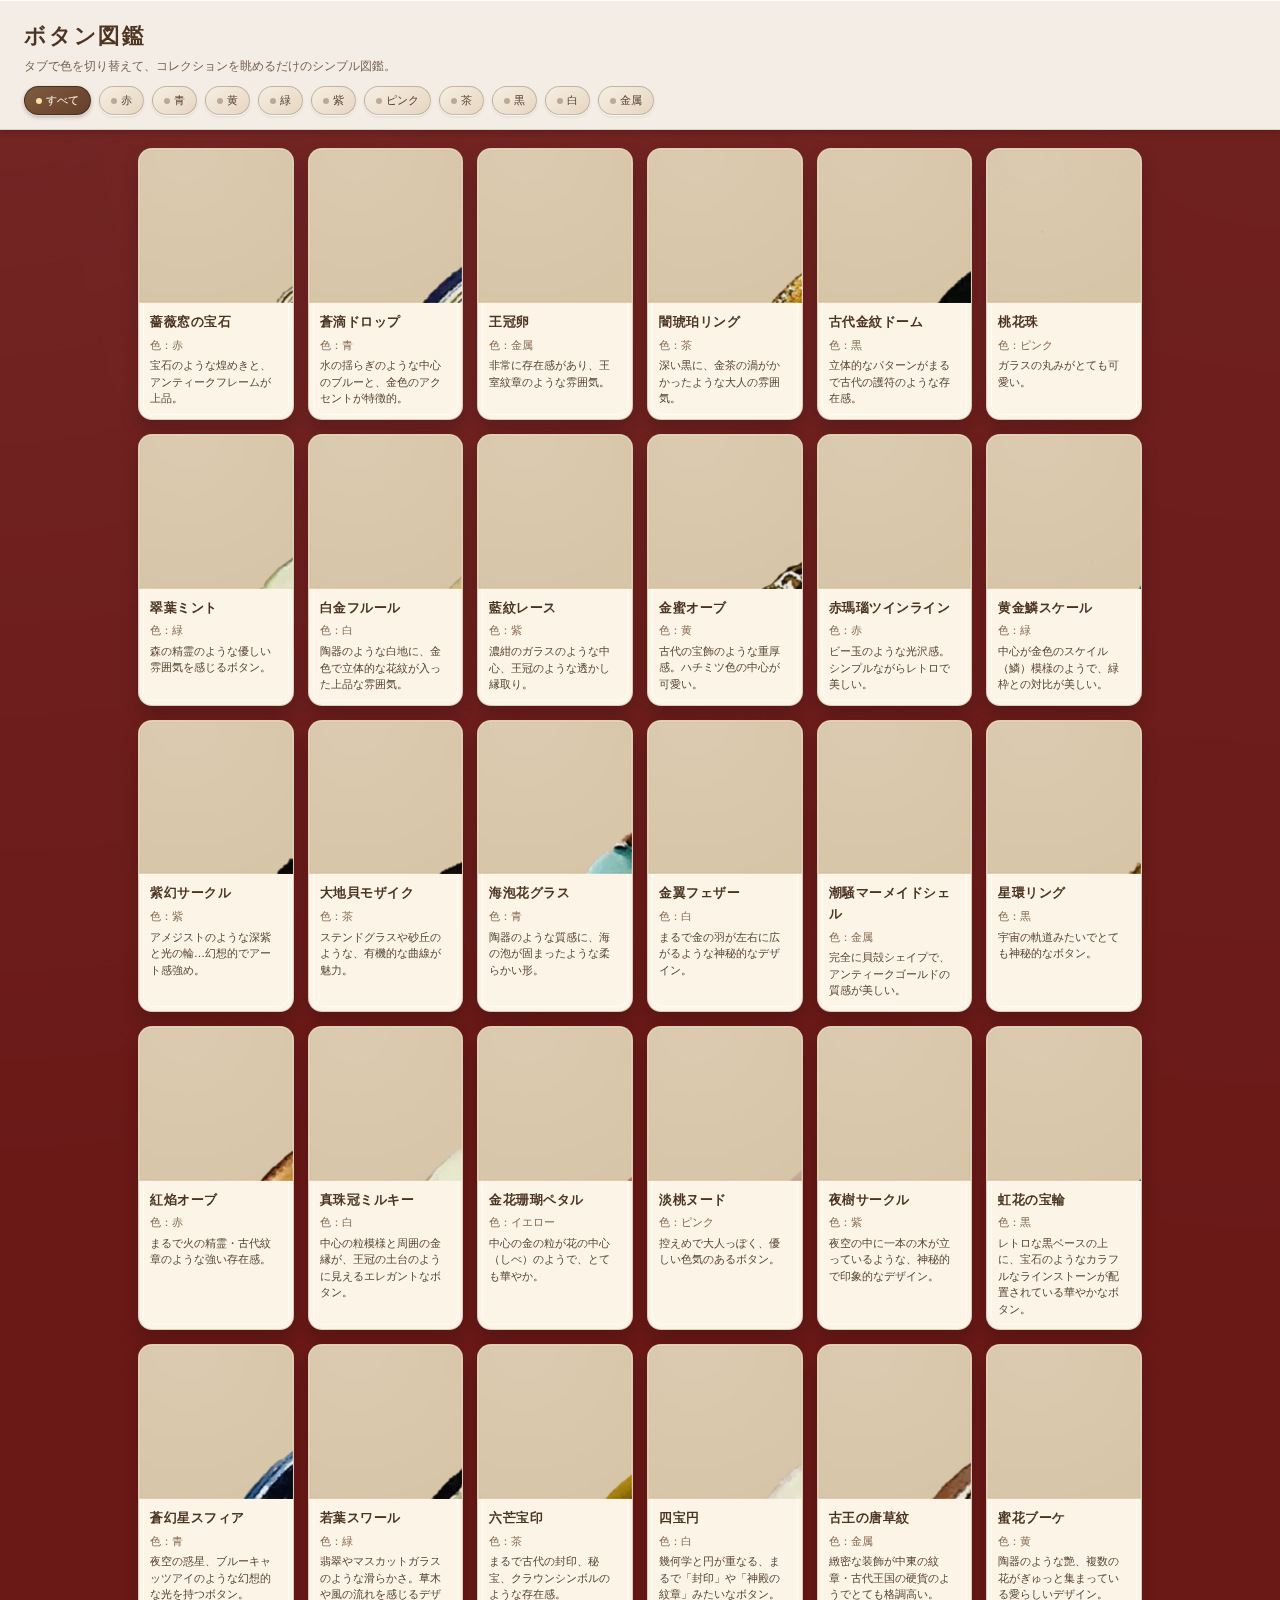
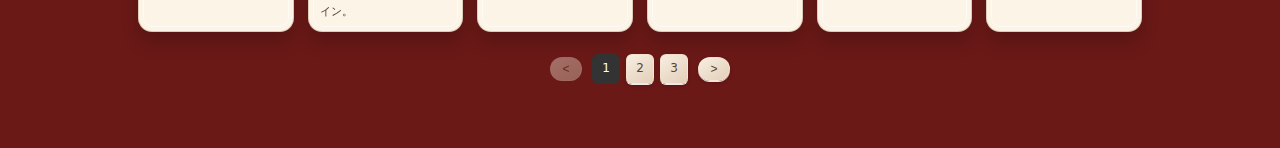
<file: index.html>
<!DOCTYPE html>
<html lang="ja">
<head>
  <meta charset="UTF-8" />
  <title>ボタン図鑑</title>
  <meta name="viewport" content="width=device-width, initial-scale=1.0" />
<link rel="stylesheet" href="button-zukan.css">
</head>
<body>
  <header>
    <h1>ボタン図鑑</h1>
    <p>タブで色を切り替えて、コレクションを眺めるだけのシンプル図鑑。</p>
    <div class="tabs">
      <button class="tab-button active" data-filter="all">すべて</button>
      <button class="tab-button" data-filter="red">赤</button>
      <button class="tab-button" data-filter="blue">青</button>
      <button class="tab-button" data-filter="yellow">黄</button>
      <button class="tab-button" data-filter="green">緑</button>
      <button class="tab-button" data-filter="purple">紫</button>
      <button class="tab-button" data-filter="pink">ピンク</button>
      <button class="tab-button" data-filter="brown">茶</button>
      <button class="tab-button" data-filter="black">黒</button>
      <button class="tab-button" data-filter="white">白</button>
      <button class="tab-button" data-filter="metal">金属</button>
      
    </div>
  </header>

  <main>
    <div class="gallery" id="gallery">
      <!-- ▼▼ ここからボタンカードをコピペで増やしていく ▼▼ -->

      <!-- サンプル：赤ボタン -->
    <div class="card" data-color="red">
  <div class="card-image"
       style="background-image: url('images/薔薇窓.webp');">
  </div>
  <div class="card-body">
    <div class="card-name">薔薇窓の宝石</div>
    <div class="card-meta">色：赤
    </div>
    <div class="card-note">宝石のような煌めきと、アンティークフレームが上品。</div>
  </div>
</div>

<div class="card" data-color="blue">
  <div class="card-image"
       style="background-image: url('images/蒼滴ドロップ.webp');">
  </div>
  <div class="card-body">
    <div class="card-name">蒼滴ドロップ</div>
    <div class="card-meta">色：青 </div>
    <div class="card-note">水の揺らぎのような中心のブルーと、金色のアクセントが特徴的。</div>
  </div>
</div>
<div class="card" data-color="metal">
  <div class="card-image"
       style="background-image: url('images/王冠卵.webp');">
  </div>
  <div class="card-body">
    <div class="card-name">王冠卵</div>
    <div class="card-meta">色：金属 </div>
    <div class="card-note">非常に存在感があり、王室紋章のような雰囲気。</div>
  </div>
</div>
<div class="card" data-color="brown">
  <div class="card-image"
       style="background-image: url('images/闇琥珀リング.webp');">
  </div>
  <div class="card-body">
    <div class="card-name">闇琥珀リング</div>
    <div class="card-meta">色：茶 </div>
    <div class="card-note">深い黒に、金茶の渦がかかったような大人の雰囲気。</div>
  </div>
</div>

<div class="card" data-color="black">
  <div class="card-image"
       style="background-image: url('images/古代金紋ドーム.webp');">
  </div>
  <div class="card-body">
    <div class="card-name">古代金紋ドーム</div>
    <div class="card-meta">色：黒 </div>
    <div class="card-note">立体的なパターンがまるで古代の護符のような存在感。</div>
  </div>
</div>

<div class="card" data-color="pink">
  <div class="card-image"
       style="background-image: url('images/桃花珠.webp');">
  </div>
  <div class="card-body">
    <div class="card-name">桃花珠</div>
    <div class="card-meta">色：ピンク </div>
    <div class="card-note">ガラスの丸みがとても可愛い。</div>
  </div>
</div>

<div class="card" data-color="green">
  <div class="card-image"
       style="background-image: url('images/翠葉ミント.webp');">
  </div>
  <div class="card-body">
    <div class="card-name">翠葉ミント</div>
    <div class="card-meta">色：緑 </div>
    <div class="card-note">森の精霊のような優しい雰囲気を感じるボタン。</div>
  </div>
</div>

<div class="card" data-color="white">
  <div class="card-image"
       style="background-image: url('images/白金フルール.webp');">
  </div>
  <div class="card-body">
    <div class="card-name">白金フルール</div>
    <div class="card-meta">色：白 </div>
    <div class="card-note">陶器のような白地に、金色で立体的な花紋が入った上品な雰囲気。</div>
  </div>
</div>

<div class="card" data-color="purple">
  <div class="card-image"
       style="background-image: url('images/藍紋レース.webp');">
  </div>
  <div class="card-body">
    <div class="card-name">藍紋レース</div>
    <div class="card-meta">色：紫 </div>
    <div class="card-note">濃紺のガラスのような中心、王冠のような透かし縁取り。</div>
  </div>
</div>

<div class="card" data-color="yellow">
  <div class="card-image"
       style="background-image: url('images/金蜜オーブ.webp');">
  </div>
  <div class="card-body">
    <div class="card-name">金蜜オーブ</div>
    <div class="card-meta">色：黄 </div>
    <div class="card-note">古代の宝飾のような重厚感。ハチミツ色の中心が可愛い。</div>
  </div>
</div>

<div class="card" data-color="red">
  <div class="card-image"
       style="background-image: url('images/赤瑪瑙ツインライン.webp');">
  </div>
  <div class="card-body">
    <div class="card-name">赤瑪瑙ツインライン</div>
    <div class="card-meta">色：赤 </div>
    <div class="card-note">ビー玉のような光沢感。シンプルながらレトロで美しい。</div>
  </div>
</div>

<div class="card" data-color="green">
  <div class="card-image"
       style="background-image: url('images/黄金鱗スケール.webp');">
  </div>
  <div class="card-body">
    <div class="card-name">黄金鱗スケール</div>
    <div class="card-meta">色：緑 </div>
    <div class="card-note">中心が金色のスケイル（鱗）模様のようで、緑枠との対比が美しい。</div>
  </div>
</div>

<div class="card" data-color="purple">
  <div class="card-image"
       style="background-image: url('images/紫幻サークル.webp');">
  </div>
  <div class="card-body">
    <div class="card-name">紫幻サークル</div>
    <div class="card-meta">色：紫 </div>
    <div class="card-note">アメジストのような深紫と光の輪…幻想的でアート感強め。</div>
  </div>
</div>

<div class="card" data-color="brown">
  <div class="card-image"
       style="background-image: url('images/大地貝モザイク.webp');">
  </div>
  <div class="card-body">
    <div class="card-name">大地貝モザイク</div>
    <div class="card-meta">色：茶 </div>
    <div class="card-note">ステンドグラスや砂丘のような、有機的な曲線が魅力。</div>
  </div>
</div>

<div class="card" data-color="blue">
  <div class="card-image"
       style="background-image: url('images/海泡花グラス.webp');">
  </div>
  <div class="card-body">
    <div class="card-name">海泡花グラス</div>
    <div class="card-meta">色：青 </div>
    <div class="card-note">陶器のような質感に、海の泡が固まったような柔らかい形。</div>
  </div>
</div>

<div class="card" data-color="white">
  <div class="card-image"
       style="background-image: url('images/金翼フェザー.webp');">
  </div>
  <div class="card-body">
    <div class="card-name">金翼フェザー</div>
    <div class="card-meta">色：白 </div>
    <div class="card-note">まるで金の羽が左右に広がるような神秘的なデザイン。</div>
  </div>
</div>

<div class="card" data-color="metal">
  <div class="card-image"
       style="background-image: url('images/潮騒マーメイドシェル.webp');">
  </div>
  <div class="card-body">
    <div class="card-name">潮騒マーメイドシェル</div>
    <div class="card-meta">色：金属 </div>
    <div class="card-note">完全に貝殻シェイプで、アンティークゴールドの質感が美しい。</div>
  </div>
</div>

<div class="card" data-color="black">
  <div class="card-image"
       style="background-image: url('images/星環リング.webp');">
  </div>
  <div class="card-body">
    <div class="card-name">星環リング</div>
    <div class="card-meta">色：黒 </div>
    <div class="card-note">宇宙の軌道みたいでとても神秘的なボタン。</div>
  </div>
</div>

<div class="card" data-color="red">
  <div class="card-image"
       style="background-image: url('images/紅焰オーブ.webp');">
  </div>
  <div class="card-body">
    <div class="card-name">紅焰オーブ</div>
    <div class="card-meta">色：赤 </div>
    <div class="card-note">まるで火の精霊・古代紋章のような強い存在感。</div>
  </div>
</div>

<div class="card" data-color="white">
  <div class="card-image"
       style="background-image: url('images/真珠冠ミルキー.webp');">
  </div>
  <div class="card-body">
    <div class="card-name">真珠冠ミルキー</div>
    <div class="card-meta">色：白 </div>
    <div class="card-note">中心の粒模様と周囲の金縁が、王冠の土台のように見えるエレガントなボタン。</div>
  </div>
</div>

<div class="card" data-color="yellow">
  <div class="card-image"
       style="background-image: url('images/金花珊瑚ペタル.webp');">
  </div>
  <div class="card-body">
    <div class="card-name">金花珊瑚ペタル</div>
    <div class="card-meta">色：イエロー </div>
    <div class="card-note">中心の金の粒が花の中心（しべ）のようで、とても華やか。</div>
  </div>
</div>

<div class="card" data-color="pink">
  <div class="card-image"
       style="background-image: url('images/淡桃ヌード.webp');">
  </div>
  <div class="card-body">
    <div class="card-name">淡桃ヌード</div>
    <div class="card-meta">色：ピンク </div>
    <div class="card-note">控えめで大人っぽく、優しい色気のあるボタン。</div>
  </div>
</div>

<div class="card" data-color="purple">
  <div class="card-image"
       style="background-image: url('images/夜樹サークル.webp');">
  </div>
  <div class="card-body">
    <div class="card-name">夜樹サークル</div>
    <div class="card-meta">色：紫 </div>
    <div class="card-note">夜空の中に一本の木が立っているような、神秘的で印象的なデザイン。
</div>
  </div></div>

<div class="card" data-color="black">
  <div class="card-image"
       style="background-image: url('images/虹花の宝輪.webp');">
  </div>
  <div class="card-body">
    <div class="card-name">虹花の宝輪</div>
    <div class="card-meta">色：黒 </div>
    <div class="card-note">レトロな黒ベースの上に、宝石のようなカラフルなラインストーンが配置されている華やかなボタン。
</div>
  </div></div>

<div class="card" data-color="blue">
  <div class="card-image"
       style="background-image: url('images/蒼幻星スフィア.webp');">
  </div>
  <div class="card-body">
    <div class="card-name">蒼幻星スフィア</div>
    <div class="card-meta">色：青 </div>
    <div class="card-note">夜空の惑星、ブルーキャッツアイのような幻想的な光を持つボタン。
    </div>
  </div></div>

<div class="card" data-color="green">
  <div class="card-image" style="background-image: url('images/若葉スワール.webp');">
  </div>
  <div class="card-body">
    <div class="card-name">若葉スワール</div>
    <div class="card-meta">色：緑 </div>
    <div class="card-note">翡翠やマスカットガラスのような滑らかさ。草木や風の流れを感じるデザイン。
    </div>
  </div>
</div>

<div class="card" data-color="brown">
  <div class="card-image" style="background-image: url('images/六芒宝印.webp');">
  </div>
  <div class="card-body">
    <div class="card-name">六芒宝印</div>
    <div class="card-meta">色：茶</div>
    <div class="card-note">まるで古代の封印、秘宝、クラウンシンボルのような存在感。
    </div>
  </div>
</div>

<div class="card" data-color="white">
  <div class="card-image" style="background-image: url('images/四宝円.webp');">
  </div>
  <div class="card-body">
    <div class="card-name">四宝円</div>
    <div class="card-meta">色：白</div>
    <div class="card-note">幾何学と円が重なる、まるで「封印」や「神殿の紋章」みたいなボタン。

    </div>
  </div>
</div>

<div class="card" data-color="metal">
  <div class="card-image" style="background-image: url('images/古王の唐草紋.webp');">
  </div>
  <div class="card-body">
    <div class="card-name">古王の唐草紋</div>
    <div class="card-meta">色：金属</div>
    <div class="card-note">緻密な装飾が中東の紋章・古代王国の硬貨のようでとても格調高い。
      
    </div>
  </div>
</div>

<div class="card" data-color="yellow">
  <div class="card-image" style="background-image: url('images/蜜花ブーケ.webp');">
  </div>
  <div class="card-body">
    <div class="card-name">蜜花ブーケ</div>
    <div class="card-meta">色：黄</div>
    <div class="card-note">陶器のような艶、複数の花がぎゅっと集まっている愛らしいデザイン。
      
    </div>
  </div>
</div>

<div class="card" data-color="red">
  <div class="card-image" style="background-image: url('images/紅珠サークレット.webp');">
  </div>
  <div class="card-body">
    <div class="card-name">紅珠サークレット</div>
    <div class="card-meta">色：赤</div>
    <div class="card-note">深紅の宝石のようで、縁の金装飾もアンティーク感たっぷり。
      
    </div>
  </div>
</div>

<div class="card" data-color="brown">
  <div class="card-image" style="background-image: url('images/陽輪琥珀.webp');">
  </div>
  <div class="card-body">
    <div class="card-name">陽輪琥珀</div>
    <div class="card-meta">色：茶</div>
    <div class="card-note">中心に金のリング、周りが琥珀の太陽みたいに広がる美しいボタン。
      
    </div>
  </div>
</div>

<div class="card" data-color="pink">
  <div class="card-image" style="background-image: url('images/風華スパイラル.webp');">
  </div>
  <div class="card-body">
    <div class="card-name">風華スパイラル</div>
    <div class="card-meta">色：ピンク</div>
    <div class="card-note">くるくると回る風の流れのような軽やかさ。
    </div>
  </div>
</div>

<div class="card" data-color="green">
  <div class="card-image" style="background-image: url('images/翠玉ミラージュ.webp');">
  </div>
  <div class="card-body">
    <div class="card-name">翠玉ミラージュ</div>
    <div class="card-meta">色：緑</div>
    <div class="card-note">宝石のように輝く鮮やかなグリーンで、とても高貴。
    </div>
  </div>
</div>

<div class="card" data-color="blue">
  <div class="card-image" style="background-image: url('images/夜海の宝星.webp');">
  </div>
  <div class="card-body">
    <div class="card-name">夜海の宝星</div>
    <div class="card-meta">色：青</div>
    <div class="card-note">月と星、銀河のような神秘的なデザイン。
    </div>
  </div>
</div>

<div class="card" data-color="purple">
  <div class="card-image" style="background-image: url('images/赤月桂エンブレム.webp');">
  </div>
  <div class="card-body">
    <div class="card-name">赤月桂エンブレム</div>
    <div class="card-meta">色：紫</div>
    <div class="card-note">中央に王冠と月桂樹のような図案、外側は紫のガラス風。
完全に「王家の封印」そのものの雰囲気。
    </div>
  </div>
</div>

<div class="card" data-color="white">
  <div class="card-image" style="background-image: url('images/純白クロス.webp');">
  </div>
  <div class="card-body">
    <div class="card-name">純白クロス</div>
    <div class="card-meta">色：白</div>
    <div class="card-note">シンプルで洗練され、聖堂モチーフのような神聖さがあります。
    </div>
  </div>
</div>

<div class="card" data-color="black">
  <div class="card-image" style="background-image: url('images/夜会の黒真珠.webp');">
  </div>
  <div class="card-body">
    <div class="card-name">夜会の黒真珠</div>
    <div class="card-meta">色：黒</div>
    <div class="card-note">黒と金の高級感に、中央のパールの柔らかさが映えるクラシカルデザイン。
    </div>
  </div>
</div>

<div class="card" data-color="red">
  <div class="card-image" style="background-image: url('images/宝金花レガリア.webp');">
  </div>
  <div class="card-body">
    <div class="card-name">宝金花レガリア</div>
    <div class="card-meta">色：赤</div>
    <div class="card-note">和風の家紋のようでありつつ、アンティーク欧風の宝飾感もある独自の雰囲気。
    </div>
  </div>
</div>

<div class="card" data-color="brown">
  <div class="card-image" style="background-image: url('images/金結の古縁.webp');">
  </div>
  <div class="card-body">
    <div class="card-name">金結の古縁</div>
    <div class="card-meta">色：茶</div>
    <div class="card-note">中央に金の“結び”のような紋様。温かみと重厚感がある和アンティーク調。
    </div>
  </div>
</div>

<div class="card" data-color="pink">
  <div class="card-image" style="background-image: url('images/夢桜リム.webp');">
  </div>
  <div class="card-body">
    <div class="card-name">夢桜リム</div>
    <div class="card-meta">色：ピンク</div>
    <div class="card-note">パステルで柔らかく、ロマンチックで可愛い雰囲気。
    </div>
  </div>
</div>

<div class="card" data-color="metal">
  <div class="card-image" style="background-image: url('images/黄金織ドーム.webp');">
  </div>
  <div class="card-body">
    <div class="card-name">黄金織ドーム</div>
    <div class="card-meta">色：金属</div>
    <div class="card-note">まるで金属を編んだような複雑な立体テクスチャ。古代文明の秘宝のような存在感。
    </div>
  </div>
</div>

<div class="card" data-color="green">
  <div class="card-image" style="background-image: url('images/森影オーブ.webp');">
  </div>
  <div class="card-body">
    <div class="card-name">森影オーブ</div>
    <div class="card-meta">色：緑</div>
    <div class="card-note">深い森の宝石、苔の雫、オリーブ石のような自然感と神秘性。
    </div>
  </div>
</div>

<div class="card" data-color="white">
  <div class="card-image" style="background-image: url('images/黄金雫エレガンス.webp');">
  </div>
  <div class="card-body">
    <div class="card-name">黄金雫エレガンス</div>
    <div class="card-meta">色：白</div>
    <div class="card-note">まるで磨かれた金の宝石。神殿の柱の装飾のような品格があります。
    </div>
  </div>
</div>

<div class="card" data-color="brown">
  <div class="card-image" style="background-image: url('images/宵闇ノクターン.webp');">
  </div>
  <div class="card-body">
    <div class="card-name">宵闇ノクターン</div>
    <div class="card-meta">色：茶</div>
    <div class="card-note">闇の奥に光が揺らめくような、神秘味たっぷりのボタン。
    </div>
  </div>
</div>

<div class="card" data-color="black">
  <div class="card-image" style="background-image: url('images/黒鋳ノワール.webp');">
  </div>
  <div class="card-body">
    <div class="card-name">黒鋳ノワール</div>
    <div class="card-meta">色：黒</div>
    <div class="card-note">まさに「古代遺物」。彫られたような質感が唯一無二。
    </div>
  </div>
</div>

<div class="card" data-color="yellow">
  <div class="card-image" style="background-image: url('images/陽翼シグネット.webp');">
  </div>
  <div class="card-body">
    <div class="card-name">陽翼シグネット</div>
    <div class="card-meta">色：黄</div>
    <div class="card-note">太陽と波、あるいは鳥の翼のような動きが美しいデザイン。

    </div>
  </div>
</div>

<div class="card" data-color="pink">
  <div class="card-image" style="background-image: url('images/桜渦モチーフ.webp');">
  </div>
  <div class="card-body">
    <div class="card-name">桜渦モチーフ</div>
    <div class="card-meta">色：ピンク</div>
    <div class="card-note">ぐるぐると重なる桜色の輪が可愛く、中心の金がアクセント。
    </div>
  </div>
</div>

<div class="card" data-color="red">
  <div class="card-image" style="background-image: url('images/紅梅ペタル.webp');">
  </div>
  <div class="card-body">
    <div class="card-name">紅梅ペタル</div>
    <div class="card-meta">色：赤</div>
    <div class="card-note">可憐でアンティーク感もある、プラム色のフラワーボタン。
    </div>
  </div>
</div>

<div class="card" data-color="blue">
  <div class="card-image" style="background-image: url('images/紺夜レリクス.webp');">
  </div>
  <div class="card-body">
    <div class="card-name">紺夜レリクス</div>
    <div class="card-meta">色：青</div>
    <div class="card-note">抽象的でミステリアス、夜空に灯る古代のランタンみたい。
    </div>
  </div>
</div>

<div class="card" data-color="green">
  <div class="card-image" style="background-image: url('images/翠輪ジュエル.webp');">
  </div>
  <div class="card-body">
    <div class="card-name">翠輪ジュエル</div>
    <div class="card-meta">色：緑</div>
    <div class="card-note">碧い宝石のようで、まるで翡翠や緑の光の泉みたいな印象。
    </div>
  </div>
</div>

<div class="card" data-color="black">
  <div class="card-image" style="background-image: url('images/羅針クロス.webp');">
  </div>
  <div class="card-body">
    <div class="card-name">羅針クロス</div>
    <div class="card-meta">色：黒</div>
    <div class="card-note">暗闇に浮かぶ金のクロスが、まるで“星のコンパス”のよう。
    </div>
  </div>
</div>

<div class="card" data-color="brown">
  <div class="card-image" style="background-image: url('images/金渦の銀河.webp');">
  </div>
  <div class="card-body">
    <div class="card-name">金渦の銀河</div>
    <div class="card-meta">色：茶</div>
    <div class="card-note">金の流線が夜の宇宙を切り裂くような幻想的な渦。

    </div>
  </div>
</div>

<div class="card" data-color="metal">
  <div class="card-image" style="background-image: url('images/王冠クラシカル.webp');">
  </div>
  <div class="card-body">
    <div class="card-name">王冠クラシカル</div>
    <div class="card-meta">色：金属</div>
    <div class="card-note">古い硬貨、王家の紋章、アンティークボタンの王道。
      
    </div>
  </div>
</div>

<div class="card" data-color="purple">
  <div class="card-image" style="background-image: url('images/紫陽ピオニー.webp');">
  </div>
  <div class="card-body">
    <div class="card-name">紫陽ピオニー</div>
    <div class="card-meta">色：紫</div>
    <div class="card-note">可愛さと荘厳さが同居した、とても華やかなデザイン。
      
    </div>
  </div>
</div>

<div class="card" data-color="yellow">
  <div class="card-image" style="background-image: url('images/黄月のレース.webp');">
  </div>
  <div class="card-body">
    <div class="card-name">黄月のレース</div>
    <div class="card-meta">色：黄</div>
    <div class="card-note">夜の窓から輝く月のような、クラシカルで神秘的なデザイン。
      
    </div>
  </div>
</div>

<div class="card" data-color="blue">
  <div class="card-image" style="background-image: url('images/紺花風ブルーム.webp');">
  </div>
  <div class="card-body">
    <div class="card-name">紺花風ブルーム</div>
    <div class="card-meta">色：黄</div>
    <div class="card-note">シンプルながら風に揺れる花のような柔らかさと気品がある。
      
    </div>
  </div>
</div>

<div class="card" data-color="white">
  <div class="card-image" style="background-image: url('images/金花描ブロッサム.webp');">
  </div>
  <div class="card-body">
    <div class="card-name">金花描ブロッサム</div>
    <div class="card-meta">色：白</div>
    <div class="card-note">品があり、やわらかく、どこかアンティーク着物の家紋のような美しさ。
      
    </div>
  </div>
</div>

<div class="card" data-color="green">
  <div class="card-image" style="background-image: url('images/森渡ミスト.webp');">
  </div>
  <div class="card-body">
    <div class="card-name">森渡ミスト</div>
    <div class="card-meta">色：緑</div>
    <div class="card-note">まるで森の精が通り抜けた跡のような、美しい流動感のあるボタン。
      
    </div>
  </div>
</div>

<div class="card" data-color="metal">
  <div class="card-image" style="background-image: url('images/金唐花細工.webp');">
  </div>
  <div class="card-body">
    <div class="card-name">金唐花細工</div>
    <div class="card-meta">色：金属</div>
    <div class="card-note">まるで古代宮殿の装飾品。重厚で華やかな王家の宝物のよう。
      
    </div>
  </div>
</div>

<div class="card" data-color="white">
  <div class="card-image" style="background-image: url('images/雪銀花環.webp');">
  </div>
  <div class="card-body">
    <div class="card-name">雪銀花環</div>
    <div class="card-meta">色：白</div>
    <div class="card-note">清らかで上品、氷の花や銀月のような澄んだ雰囲気。
      
    </div>
  </div>
</div>

<div class="card" data-color="purple">
  <div class="card-image" style="background-image: url('images/花紡リリィ.webp');">
  </div>
  <div class="card-body">
    <div class="card-name">花紡リリィ</div>
    <div class="card-meta">色：紫</div>
    <div class="card-note">小さく可憐で、妖精の飾りのような軽やかな雰囲気。
    </div>
  </div>
</div>

<div class="card" data-color="black">
  <div class="card-image" style="background-image: url('images/宙咲ギャラクシー.webp');">
  </div>
  <div class="card-body">
    <div class="card-name">宙咲ギャラクシー</div>
    <div class="card-meta">色：黒</div>
    <div class="card-note">星が渦を描くような配置で、まるで銀河を閉じ込めた宝石。
    </div>
  </div>
</div>

<div class="card" data-color="yellow">
  <div class="card-image" style="background-image: url('images/琥珀月冠.webp');">
  </div>
  <div class="card-body">
    <div class="card-name">琥珀月冠</div>
    <div class="card-meta">色：黄</div>
    <div class="card-note">王家の紋章のような格調と、琥珀色の深みが印象的。
    </div>
  </div>
</div>

<div class="card" data-color="brown">
  <div class="card-image" style="background-image: url('images/朽葉ノット.webp');">
  </div>
  <div class="card-body">
    <div class="card-name">朽葉ノット</div>
    <div class="card-meta">色：茶</div>
    <div class="card-note">どこか木工細工のような、静かで温かい雰囲気。
    </div>
  </div>
</div>

<div class="card" data-color="pink">
  <div class="card-image" style="background-image: url('images/桃金旋ロープ.webp');">
  </div>
  <div class="card-body">
    <div class="card-name">桃金旋ロープ</div>
    <div class="card-meta">色：ピンク</div>
    <div class="card-note">エレガントで、古いヨーロッパ調の宝飾ボタンの雰囲気が強い。
    </div>
  </div>
</div>

<div class="card" data-color="red">
  <div class="card-image" style="background-image: url('images/焦糖グリッド.webp');">
  </div>
  <div class="card-body">
    <div class="card-name">焦糖グリッド</div>
    <div class="card-meta">色：赤</div>
    <div class="card-note">まるでワッフル、レトロタイル、パン焼き模様のようで可愛い系。

    </div>
  </div>
</div>



      <!-- ▲▲ ここまでをコピペして増やす ▲▲ -->
    </div>
   <div class="pagination" id="pagination" style="display:none;">
  <button class="page-button" id="prevPage" type="button">&lt;</button>
  <div class="page-numbers" id="pageNumbers"></div>
  <button class="page-button" id="nextPage" type="button">&gt;</button>
</div>
    <!-- ▲ ここまで追加 ▲ -->

    <div class="empty-message" id="emptyMessage" style="display:none;">
      この色のボタンは、まだ登録されていません。
    </div>
  </main>
  
 <script>
  const tabs = document.querySelectorAll(".tab-button");
  const cards = Array.from(document.querySelectorAll(".card"));
  const emptyMessage = document.getElementById("emptyMessage");

  const pagination = document.getElementById("pagination");
  const prevPageBtn = document.getElementById("prevPage");
  const nextPageBtn = document.getElementById("nextPage");
  const pageNumbers = document.getElementById("pageNumbers");

  const PAGE_SIZE = 30;

  let currentFilter = "all";
  let currentPage = 1;

 function scrollToTop() {
  const header = document.querySelector("header");

  // まず header までスクロール（対応しているブラウザ）
  if (header && typeof header.scrollIntoView === "function") {
    header.scrollIntoView({
      behavior: "smooth",
      block: "start"
    });
  } else {
    // 古いブラウザ向けの保険
    window.scrollTo(0, 0);
  }
}
  function getFilteredCards() {
    return cards.filter(card => {
      const color = card.getAttribute("data-color");
      return currentFilter === "all" || color === currentFilter;
    });
  }

  function renderPageNumbers(totalPages) {
    pageNumbers.innerHTML = "";

    for (let i = 1; i <= totalPages; i++) {
      const btn = document.createElement("div");
      btn.className = "page-number";
      btn.textContent = i;

      if (i === currentPage) {
        btn.classList.add("active");
      }

      btn.addEventListener("click", () => {
        currentPage = i;
        renderCards();
        scrollToTop();   // ← ページ番号クリック時に上へ
      });

      pageNumbers.appendChild(btn);
    }
  }

  function renderCards() {
    const filtered = getFilteredCards();
    const totalCards = filtered.length;
    const totalPages = Math.max(1, Math.ceil(totalCards / PAGE_SIZE));

    if (currentPage > totalPages) currentPage = totalPages;
    if (currentPage < 1) currentPage = 1;

    cards.forEach(card => (card.style.display = "none"));

    if (totalCards === 0) {
      emptyMessage.style.display = "block";
      pagination.style.display = "none";
      return;
    }

    emptyMessage.style.display = "none";

    const startIndex = (currentPage - 1) * PAGE_SIZE;
    const endIndex = startIndex + PAGE_SIZE;
    const visibleCards = filtered.slice(startIndex, endIndex);

    visibleCards.forEach(card => (card.style.display = "flex"));

    prevPageBtn.disabled = currentPage === 1;
    nextPageBtn.disabled = currentPage === totalPages;

    renderPageNumbers(totalPages);
    pagination.style.display = totalPages > 1 ? "flex" : "none";
  }

  tabs.forEach(tab => {
    tab.addEventListener("click", () => {
      tabs.forEach(t => t.classList.remove("active"));
      tab.classList.add("active");

      currentFilter = tab.getAttribute("data-filter") || "all";
      currentPage = 1;

      renderCards();
      scrollToTop();   // ← タブ切り替え時も上へ戻る
    });
  });

  prevPageBtn.addEventListener("click", () => {
    currentPage--;
    renderCards();
    scrollToTop();     // ← 「＜」押したとき
  });

  nextPageBtn.addEventListener("click", () => {
    currentPage++;
    renderCards();
    scrollToTop();     // ← 「＞」押したとき
  });

  document.addEventListener("DOMContentLoaded", renderCards);
</script>


</body>
</html>
</file>
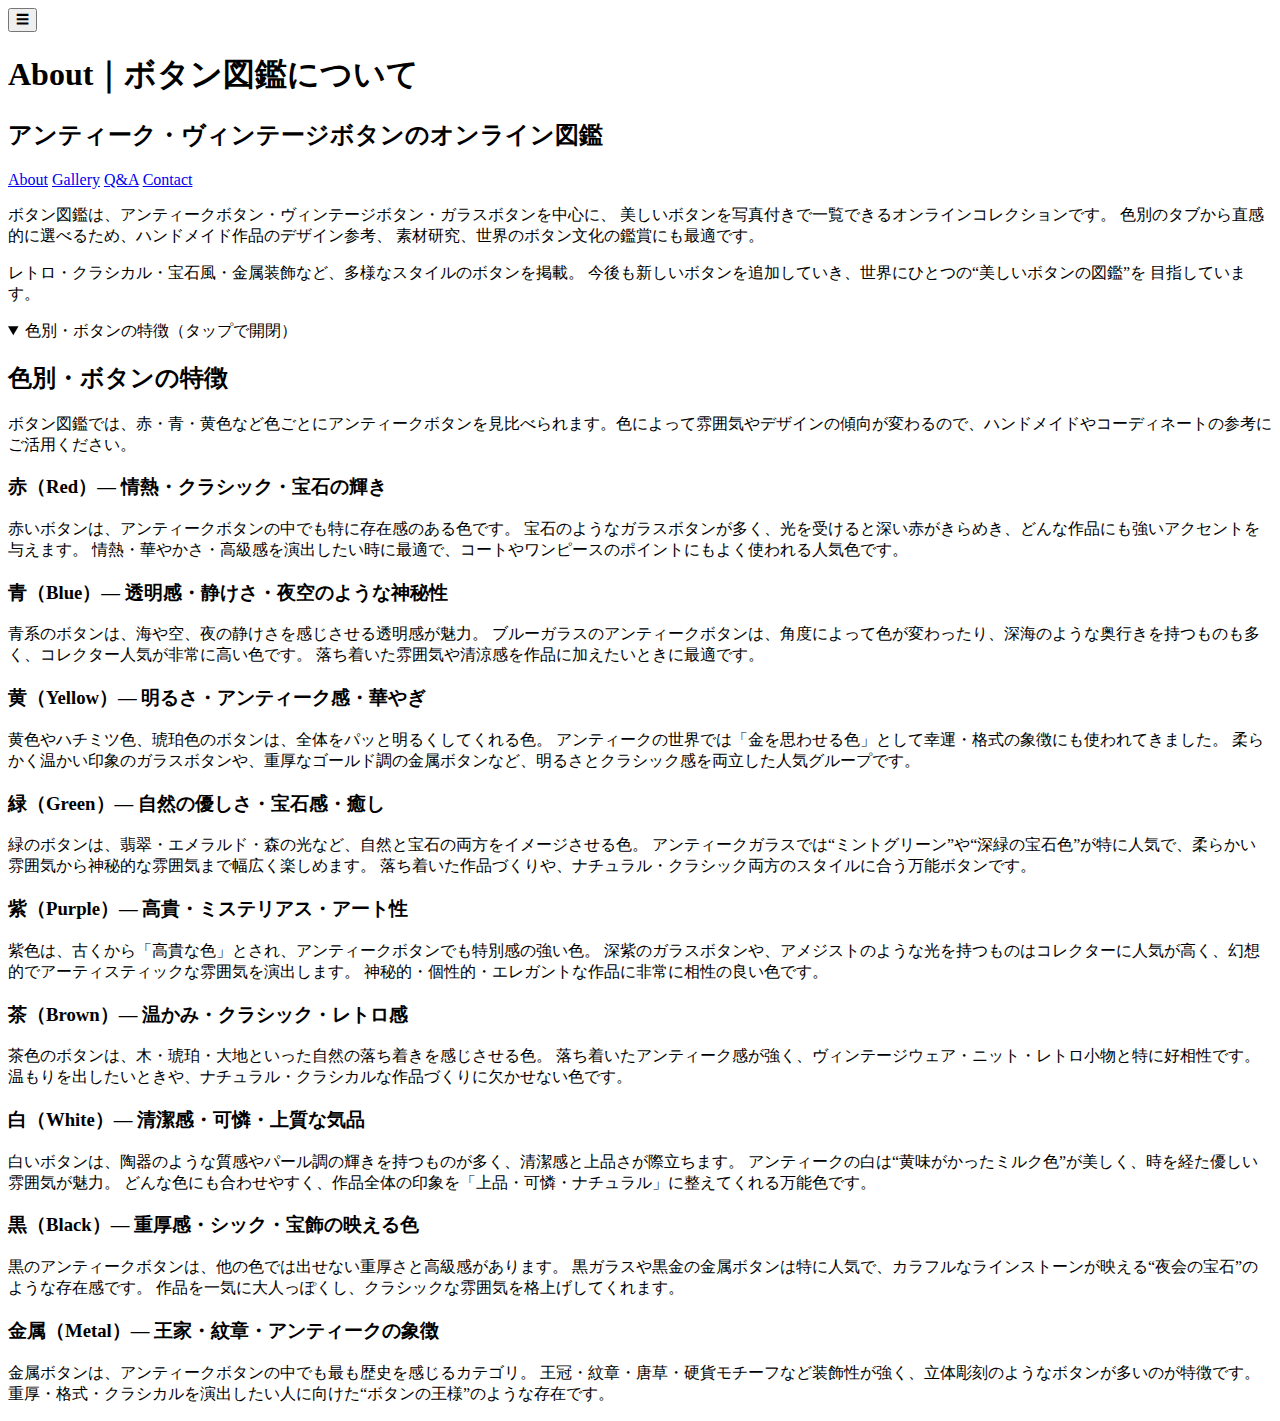
<file: about.html>
<!DOCTYPE html>
<html lang="ja">
<head>
  <meta charset="UTF-8" />
  <title>About｜ボタン図鑑</title>
  <!-- ここに index.html と同じ CSS をそのままコピペでOK -->
  <!-- （styleタグやOGPなどは index.html からコピー） -->
</head>
<body>
  <header class="site-header">
    <div class="nav-header">
      <button id="menu-toggle" class="menu-btn">☰</button>
      <div>
        <h1>About｜ボタン図鑑について</h1>
        <h2>アンティーク・ヴィンテージボタンのオンライン図鑑</h2>
      </div>
    </div>

    <nav id="global-menu" class="global-menu">
      <a href="about.html" class="nav-link">About</a>
      <a href="index.html" class="nav-link">Gallery</a>
      <a href="faq.html" class="nav-link">Q&amp;A</a>
      <a href="contact.html" class="nav-link">Contact</a>
    </nav>
  </header>

  <main>
    <section class="intro">
      <p>
        ボタン図鑑は、アンティークボタン・ヴィンテージボタン・ガラスボタンを中心に、
        美しいボタンを写真付きで一覧できるオンラインコレクションです。
        色別のタブから直感的に選べるため、ハンドメイド作品のデザイン参考、
        素材研究、世界のボタン文化の鑑賞にも最適です。
      </p>
      <p>
        レトロ・クラシカル・宝石風・金属装飾など、多様なスタイルのボタンを掲載。
        今後も新しいボタンを追加していき、世界にひとつの“美しいボタンの図鑑”を
        目指しています。
      </p>
    </section>

    <!-- さっきの「色別・ボタンの特徴」ブロックをここに移動 -->
    <section class="color-guide">
      <details class="color-details" open>
        <summary>色別・ボタンの特徴（タップで開閉）</summary>

        <div class="color-guide-inner">
          <h2>色別・ボタンの特徴</h2>
      <p>ボタン図鑑では、赤・青・黄色など色ごとにアンティークボタンを見比べられます。色によって雰囲気やデザインの傾向が変わるので、ハンドメイドやコーディネートの参考にご活用ください。</p>
    <h3>赤（Red）— 情熱・クラシック・宝石の輝き</h3>
    <p>赤いボタンは、アンティークボタンの中でも特に存在感のある色です。
宝石のようなガラスボタンが多く、光を受けると深い赤がきらめき、どんな作品にも強いアクセントを与えます。
情熱・華やかさ・高級感を演出したい時に最適で、コートやワンピースのポイントにもよく使われる人気色です。</p>
         <h3>青（Blue）— 透明感・静けさ・夜空のような神秘性</h3>
    <p>青系のボタンは、海や空、夜の静けさを感じさせる透明感が魅力。
ブルーガラスのアンティークボタンは、角度によって色が変わったり、深海のような奥行きを持つものも多く、コレクター人気が非常に高い色です。
落ち着いた雰囲気や清涼感を作品に加えたいときに最適です。</p>
         <h3>黄（Yellow）— 明るさ・アンティーク感・華やぎ</h3>
    <p>黄色やハチミツ色、琥珀色のボタンは、全体をパッと明るくしてくれる色。
アンティークの世界では「金を思わせる色」として幸運・格式の象徴にも使われてきました。
柔らかく温かい印象のガラスボタンや、重厚なゴールド調の金属ボタンなど、明るさとクラシック感を両立した人気グループです。</p>
         <h3>緑（Green）— 自然の優しさ・宝石感・癒し</h3>
    <p>緑のボタンは、翡翠・エメラルド・森の光など、自然と宝石の両方をイメージさせる色。
アンティークガラスでは“ミントグリーン”や“深緑の宝石色”が特に人気で、柔らかい雰囲気から神秘的な雰囲気まで幅広く楽しめます。
落ち着いた作品づくりや、ナチュラル・クラシック両方のスタイルに合う万能ボタンです。</p>
          <h3>紫（Purple）— 高貴・ミステリアス・アート性</h3>
    <p>紫色は、古くから「高貴な色」とされ、アンティークボタンでも特別感の強い色。
深紫のガラスボタンや、アメジストのような光を持つものはコレクターに人気が高く、幻想的でアーティスティックな雰囲気を演出します。
神秘的・個性的・エレガントな作品に非常に相性の良い色です。</p>
          <h3>茶（Brown）— 温かみ・クラシック・レトロ感</h3>
    <p>茶色のボタンは、木・琥珀・大地といった自然の落ち着きを感じさせる色。
落ち着いたアンティーク感が強く、ヴィンテージウェア・ニット・レトロ小物と特に好相性です。
温もりを出したいときや、ナチュラル・クラシカルな作品づくりに欠かせない色です。</p>
          <h3>白（White）— 清潔感・可憐・上質な気品
</h3>
    <p>白いボタンは、陶器のような質感やパール調の輝きを持つものが多く、清潔感と上品さが際立ちます。
アンティークの白は“黄味がかったミルク色”が美しく、時を経た優しい雰囲気が魅力。
どんな色にも合わせやすく、作品全体の印象を「上品・可憐・ナチュラル」に整えてくれる万能色です。</p>
          <h3>黒（Black）— 重厚感・シック・宝飾の映える色
</h3>
    <p>黒のアンティークボタンは、他の色では出せない重厚さと高級感があります。
黒ガラスや黒金の金属ボタンは特に人気で、カラフルなラインストーンが映える“夜会の宝石”のような存在感です。
作品を一気に大人っぽくし、クラシックな雰囲気を格上げしてくれます。
</p>
          <h3>金属（Metal）— 王家・紋章・アンティークの象徴
</h3>
    <p>金属ボタンは、アンティークボタンの中でも最も歴史を感じるカテゴリ。
王冠・紋章・唐草・硬貨モチーフなど装飾性が強く、立体彫刻のようなボタンが多いのが特徴です。
重厚・格式・クラシカルを演出したい人に向けた“ボタンの王様”のような存在です。</p>
         
        </div>
      </details>
    </section>
  </main>

  <!-- フッターは index.html と同じものをコピペでOK -->

  <script>
    document.getElementById("menu-toggle").addEventListener("click", function () {
      document.getElementById("global-menu").classList.toggle("open");
    });
  </script>
</body>
</html>
</file>
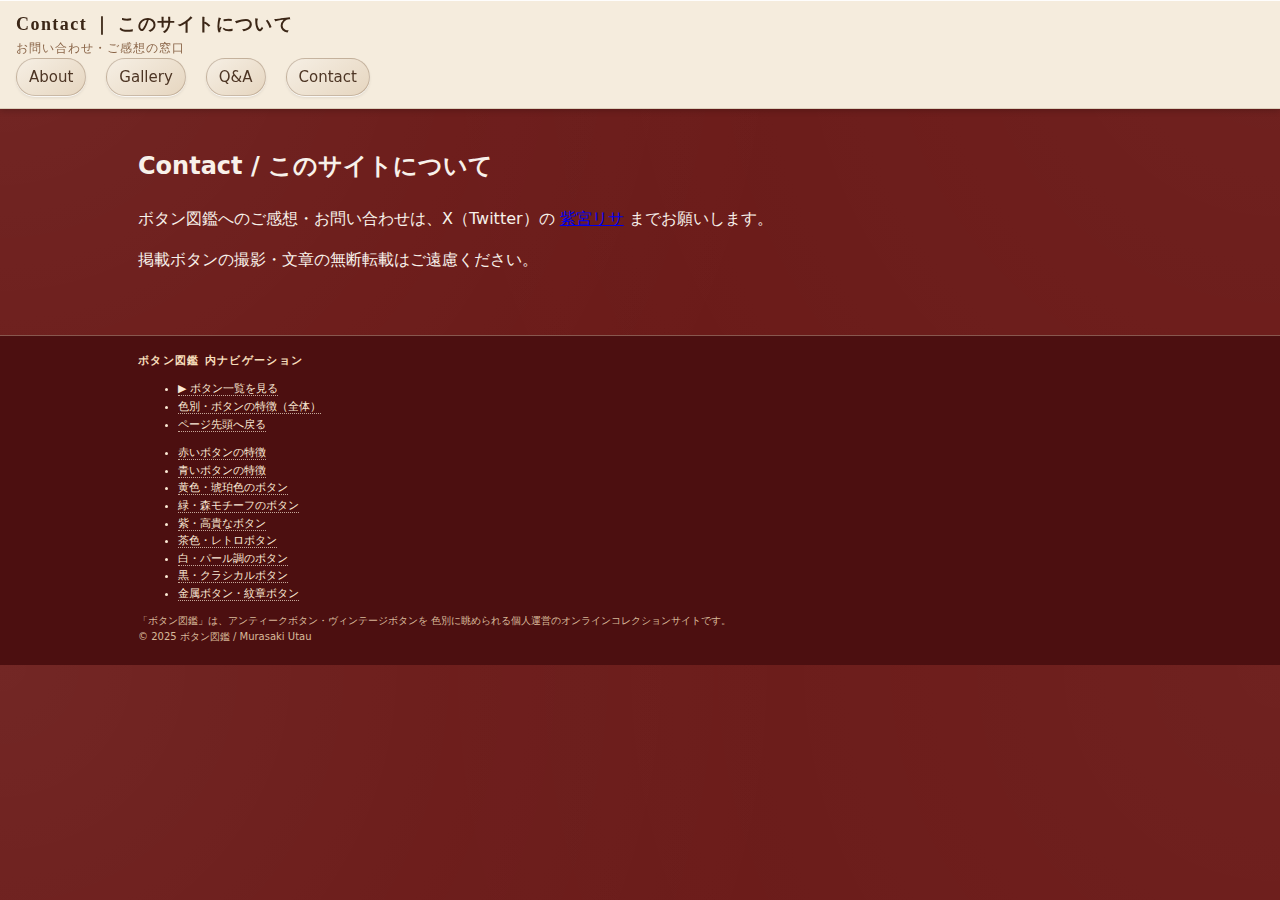
<file: contact.html>
<!DOCTYPE html>
<html lang="ja">
<head>
  <meta charset="UTF-8" />
  <title>Contact｜ボタン図鑑</title>
  <!-- index.html と同じ CSS をここにもコピペ -->
   <link rel="stylesheet" href="button-zukan.css">
</head>
<body>
 
<body id="top">
  <header class="site-header">
    <div class="nav-header">
      <button id="menu-toggle" class="menu-btn">☰</button>
      <div>
        <h1>Contact ｜ このサイトについて</h1>
        <h2>お問い合わせ・ご感想の窓口</h2>
      </div>
    </div>

    <nav id="global-menu" class="global-menu">
      <a href="about.html" class="nav-link">About</a>
      <a href="index.html" class="nav-link">Gallery</a>
      <a href="faq.html" class="nav-link">Q&amp;A</a>
      <a href="contact.html" class="nav-link">Contact</a>
    </nav>
  </header>

  <main>
    <!-- ここに今の Contact の本文 -->
    <section class="contact-section">
      <h2>Contact / このサイトについて</h2>
      <p>ボタン図鑑へのご感想・お問い合わせは、X（Twitter）の
        <a href="https://twitter.com/@shimiyarisa" target="_blank" rel="noopener">紫宮リサ</a>
        までお願いします。
      </p>
      <p>掲載ボタンの撮影・文章の無断転載はご遠慮ください。</p>
    </section>
  </main>

  <!-- フッターはコピペ -->

<footer class="site-footer">
  <div class="footer-inner">
    <h2 class="footer-title">ボタン図鑑 内ナビゲーション</h2>

    <nav class="footer-nav">
      <ul class="footer-nav-main">
        <li><a href="#gallery">▶ ボタン一覧を見る</a></li>
        <li><a href="#color-guide">色別・ボタンの特徴（全体）</a></li>
        <li><a href="#top">ページ先頭へ戻る</a></li>
      </ul>

      <ul class="footer-nav-colors">
        <li><a href="#color-guide">赤いボタンの特徴</a></li>
        <li><a href="#color-guide">青いボタンの特徴</a></li>
        <li><a href="#color-guide">黄色・琥珀色のボタン</a></li>
        <li><a href="#color-guide">緑・森モチーフのボタン</a></li>
        <li><a href="#color-guide">紫・高貴なボタン</a></li>
        <li><a href="#color-guide">茶色・レトロボタン</a></li>
        <li><a href="#color-guide">白・パール調のボタン</a></li>
        <li><a href="#color-guide">黒・クラシカルボタン</a></li>
        <li><a href="#color-guide">金属ボタン・紋章ボタン</a></li>
      </ul>
    </nav>

    <p class="footer-copy">
      「ボタン図鑑」は、アンティークボタン・ヴィンテージボタンを
      色別に眺められる個人運営のオンラインコレクションサイトです。
    </p>
    <p class="footer-copy small">
      © 2025 ボタン図鑑 / Murasaki Utau
    </p>
  </div>
</footer>
  <script>
    document.getElementById("menu-toggle").addEventListener("click", function () {
      document.getElementById("global-menu").classList.toggle("open");
    });
  </script>
</body>
</html>
</file>
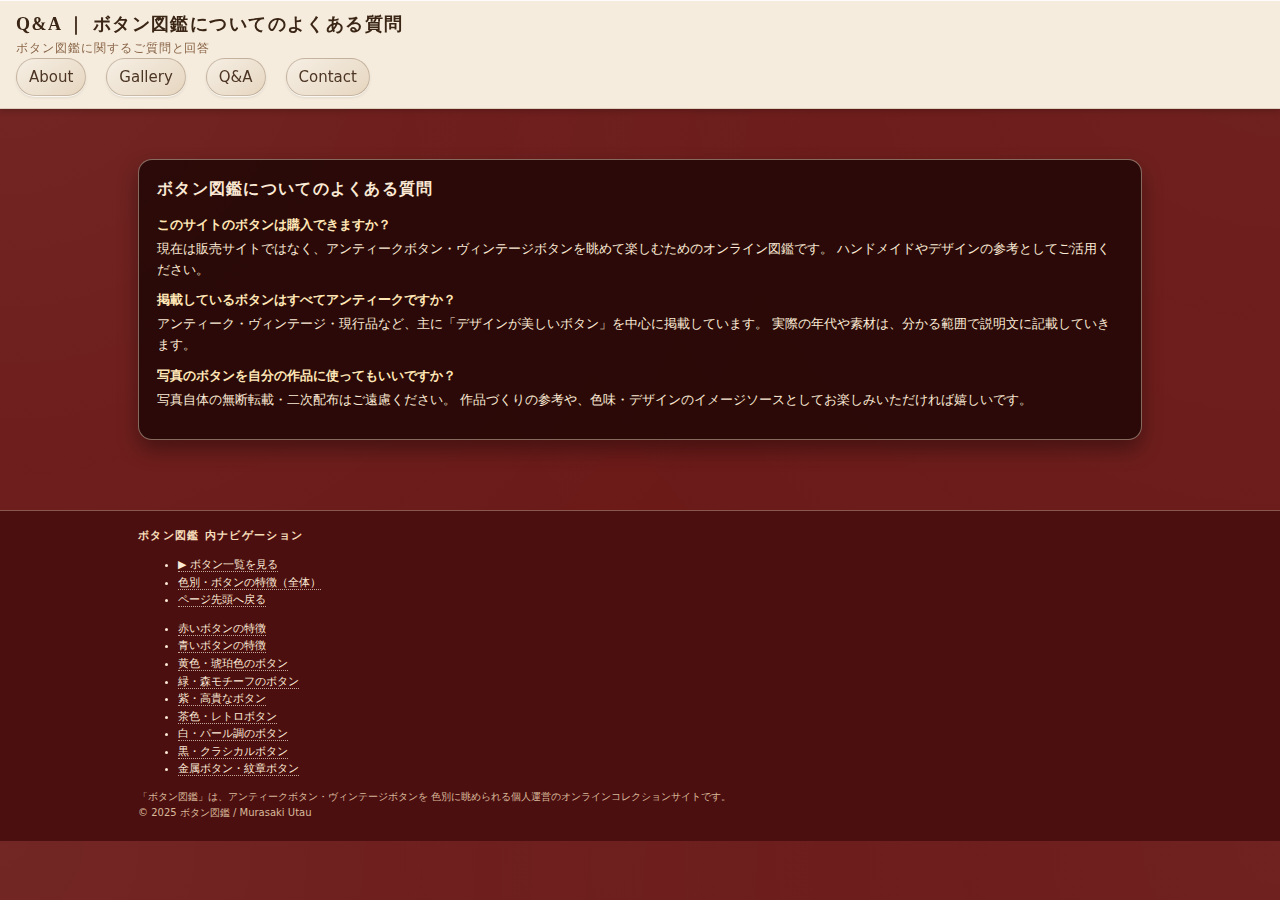
<file: faq.html>
<!DOCTYPE html>
<html lang="ja">
<head>
  <meta charset="UTF-8" />
  <title>Q&amp;A｜ボタン図鑑</title>
  <!-- index.html と同じ CSS をここにもコピペ -->
   <link rel="stylesheet" href="button-zukan.css">
</head>
<body>
  <body id="top">
  <header class="site-header">
    <div class="nav-header">
      <button id="menu-toggle" class="menu-btn">☰</button>
      <div>
        <h1>Q&amp;A ｜ ボタン図鑑についてのよくある質問</h1>
        <h2>ボタン図鑑に関するご質問と回答</h2>
      </div>
    </div>

    <nav id="global-menu" class="global-menu">
      <a href="about.html" class="nav-link">About</a>
      <a href="index.html" class="nav-link">Gallery</a>
      <a href="faq.html" class="nav-link">Q&amp;A</a>
      <a href="contact.html" class="nav-link">Contact</a>
    </nav>
  </header>


    <!-- ここに今の Q&A の本文 -->

  <main>
    <section class="faq">
      <h2>ボタン図鑑についてのよくある質問</h2>
      <dl>
        <dt>このサイトのボタンは購入できますか？</dt>
        <dd>
          現在は販売サイトではなく、アンティークボタン・ヴィンテージボタンを眺めて楽しむためのオンライン図鑑です。
          ハンドメイドやデザインの参考としてご活用ください。
        </dd>

        <dt>掲載しているボタンはすべてアンティークですか？</dt>
        <dd>
          アンティーク・ヴィンテージ・現行品など、主に「デザインが美しいボタン」を中心に掲載しています。
          実際の年代や素材は、分かる範囲で説明文に記載していきます。
        </dd>

        <dt>写真のボタンを自分の作品に使ってもいいですか？</dt>
        <dd>
          写真自体の無断転載・二次配布はご遠慮ください。
          作品づくりの参考や、色味・デザインのイメージソースとしてお楽しみいただければ嬉しいです。
        </dd>
      </dl>
    </section>
  </main>

  <!-- フッターはコピペ -->
<footer class="site-footer">
  <div class="footer-inner">
    <h2 class="footer-title">ボタン図鑑 内ナビゲーション</h2>

    <nav class="footer-nav">
      <ul class="footer-nav-main">
        <li><a href="#gallery">▶ ボタン一覧を見る</a></li>
        <li><a href="#color-guide">色別・ボタンの特徴（全体）</a></li>
        <li><a href="#top">ページ先頭へ戻る</a></li>
      </ul>

      <ul class="footer-nav-colors">
        <li><a href="#color-guide">赤いボタンの特徴</a></li>
        <li><a href="#color-guide">青いボタンの特徴</a></li>
        <li><a href="#color-guide">黄色・琥珀色のボタン</a></li>
        <li><a href="#color-guide">緑・森モチーフのボタン</a></li>
        <li><a href="#color-guide">紫・高貴なボタン</a></li>
        <li><a href="#color-guide">茶色・レトロボタン</a></li>
        <li><a href="#color-guide">白・パール調のボタン</a></li>
        <li><a href="#color-guide">黒・クラシカルボタン</a></li>
        <li><a href="#color-guide">金属ボタン・紋章ボタン</a></li>
      </ul>
    </nav>

    <p class="footer-copy">
      「ボタン図鑑」は、アンティークボタン・ヴィンテージボタンを
      色別に眺められる個人運営のオンラインコレクションサイトです。
    </p>
    <p class="footer-copy small">
      © 2025 ボタン図鑑 / Murasaki Utau
    </p>
  </div>
</footer>
  <script>
    document.getElementById("menu-toggle").addEventListener("click", function () {
      document.getElementById("global-menu").classList.toggle("open");
    });
  </script>
</body>
</html>
</file>
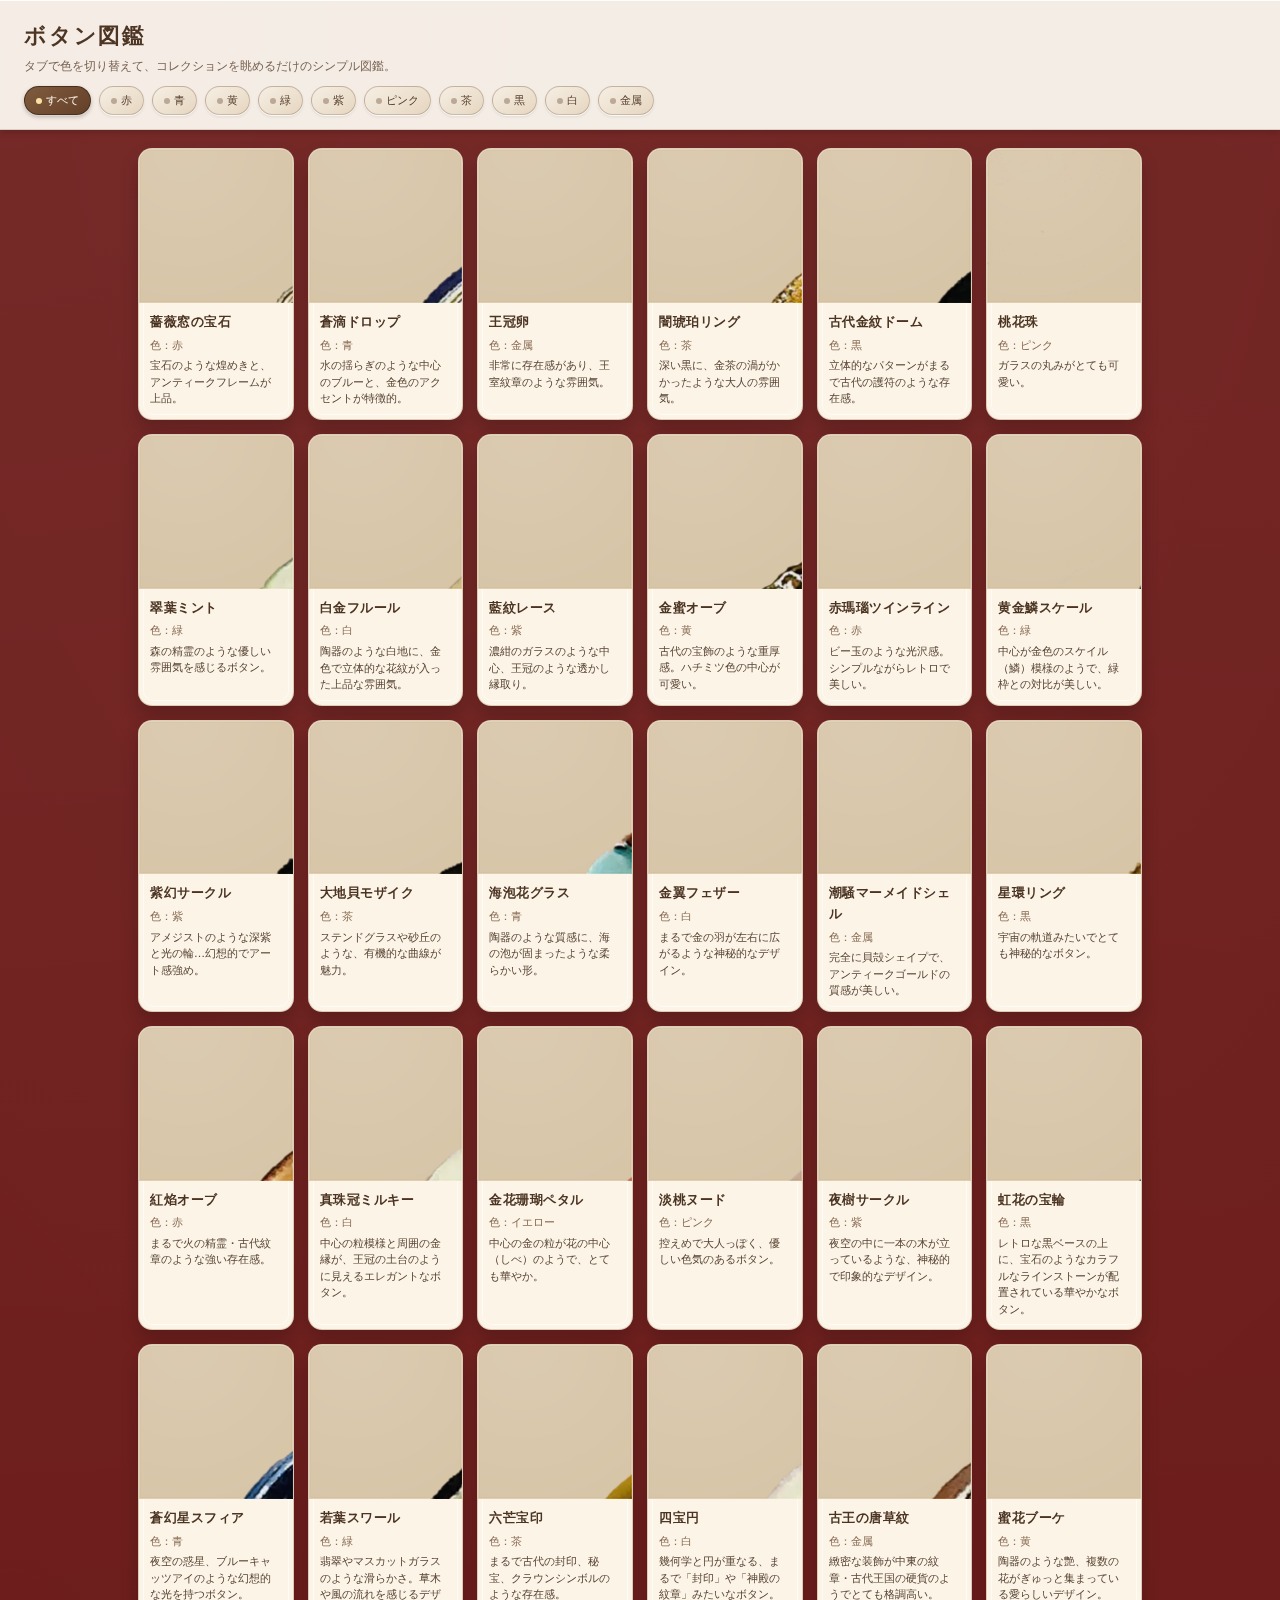
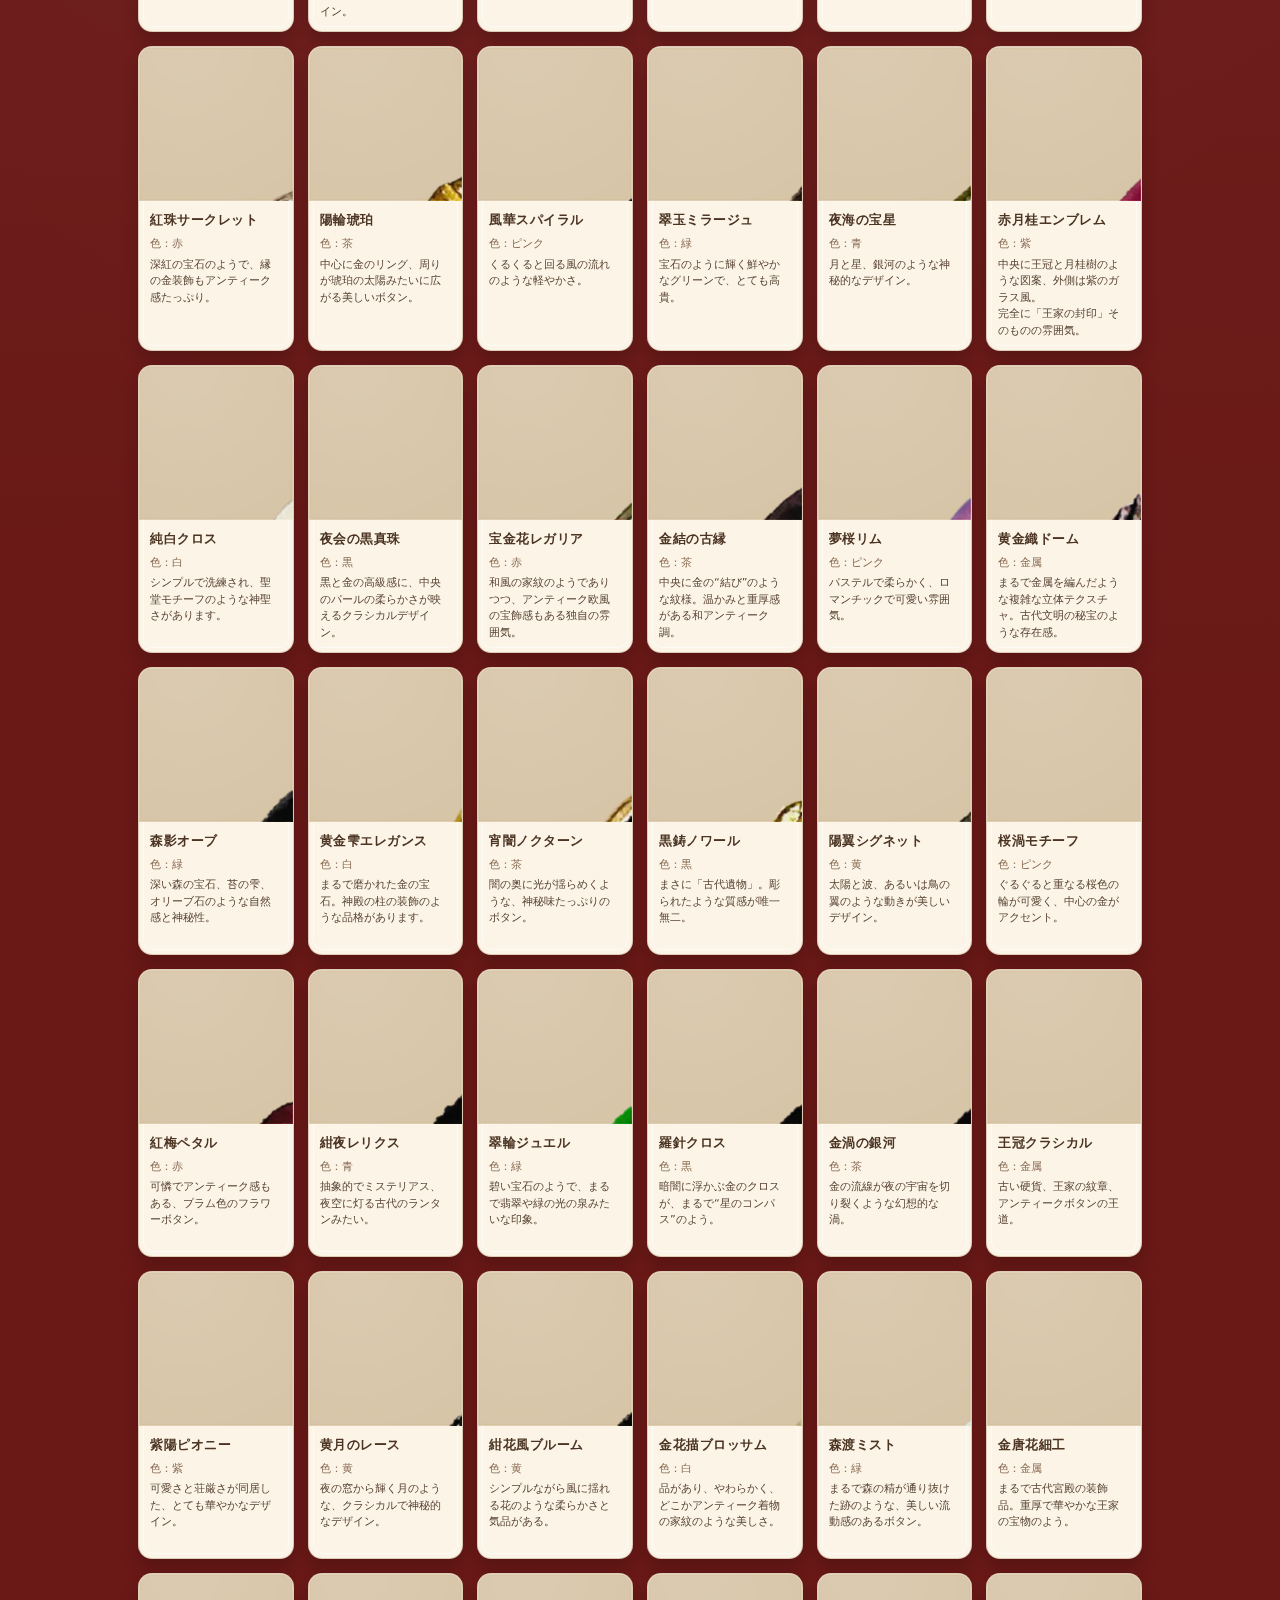
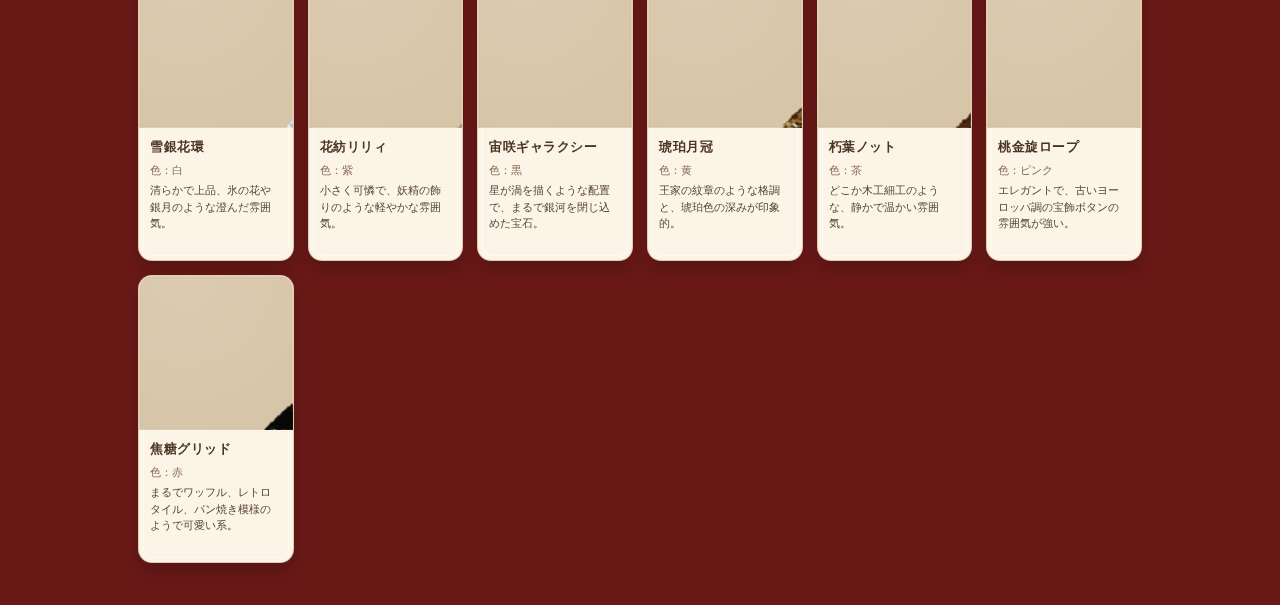
<file: index (1).html>
<!DOCTYPE html>
<html lang="ja">
<head>
  <meta charset="UTF-8" />
  <title>ボタン図鑑</title>
  <meta name="viewport" content="width=device-width, initial-scale=1.0" />
<link rel="stylesheet" href="button-zukan.css">
</head>
<body>
  <header>
    <h1>ボタン図鑑</h1>
    <p>タブで色を切り替えて、コレクションを眺めるだけのシンプル図鑑。</p>
    <div class="tabs">
      <button class="tab-button active" data-filter="all">すべて</button>
      <button class="tab-button" data-filter="red">赤</button>
      <button class="tab-button" data-filter="blue">青</button>
      <button class="tab-button" data-filter="yellow">黄</button>
      <button class="tab-button" data-filter="green">緑</button>
      <button class="tab-button" data-filter="purple">紫</button>
      <button class="tab-button" data-filter="pink">ピンク</button>
      <button class="tab-button" data-filter="brown">茶</button>
      <button class="tab-button" data-filter="black">黒</button>
      <button class="tab-button" data-filter="white">白</button>
      <button class="tab-button" data-filter="metal">金属</button>
      
    </div>
  </header>

  <main>
    <div class="gallery" id="gallery">
      <!-- ▼▼ ここからボタンカードをコピペで増やしていく ▼▼ -->

      <!-- サンプル：赤ボタン -->
    <div class="card" data-color="red">
  <div class="card-image"
       style="background-image: url('images/薔薇窓.webp');">
  </div>
  <div class="card-body">
    <div class="card-name">薔薇窓の宝石</div>
    <div class="card-meta">色：赤
    </div>
    <div class="card-note">宝石のような煌めきと、アンティークフレームが上品。</div>
  </div>
</div>

<div class="card" data-color="blue">
  <div class="card-image"
       style="background-image: url('images/蒼滴ドロップ.webp');">
  </div>
  <div class="card-body">
    <div class="card-name">蒼滴ドロップ</div>
    <div class="card-meta">色：青 </div>
    <div class="card-note">水の揺らぎのような中心のブルーと、金色のアクセントが特徴的。</div>
  </div>
</div>
<div class="card" data-color="metal">
  <div class="card-image"
       style="background-image: url('images/王冠卵.webp');">
  </div>
  <div class="card-body">
    <div class="card-name">王冠卵</div>
    <div class="card-meta">色：金属 </div>
    <div class="card-note">非常に存在感があり、王室紋章のような雰囲気。</div>
  </div>
</div>
<div class="card" data-color="brown">
  <div class="card-image"
       style="background-image: url('images/闇琥珀リング.webp');">
  </div>
  <div class="card-body">
    <div class="card-name">闇琥珀リング</div>
    <div class="card-meta">色：茶 </div>
    <div class="card-note">深い黒に、金茶の渦がかかったような大人の雰囲気。</div>
  </div>
</div>

<div class="card" data-color="black">
  <div class="card-image"
       style="background-image: url('images/古代金紋ドーム.webp');">
  </div>
  <div class="card-body">
    <div class="card-name">古代金紋ドーム</div>
    <div class="card-meta">色：黒 </div>
    <div class="card-note">立体的なパターンがまるで古代の護符のような存在感。</div>
  </div>
</div>

<div class="card" data-color="pi">
  <div class="card-image"
       style="background-image: url('images/桃花珠.webp');">
  </div>
  <div class="card-body">
    <div class="card-name">桃花珠</div>
    <div class="card-meta">色：ピンク </div>
    <div class="card-note">ガラスの丸みがとても可愛い。</div>
  </div>
</div>

<div class="card" data-color="green">
  <div class="card-image"
       style="background-image: url('images/翠葉ミント.webp');">
  </div>
  <div class="card-body">
    <div class="card-name">翠葉ミント</div>
    <div class="card-meta">色：緑 </div>
    <div class="card-note">森の精霊のような優しい雰囲気を感じるボタン。</div>
  </div>
</div>

<div class="card" data-color="white">
  <div class="card-image"
       style="background-image: url('images/白金フルール.webp');">
  </div>
  <div class="card-body">
    <div class="card-name">白金フルール</div>
    <div class="card-meta">色：白 </div>
    <div class="card-note">陶器のような白地に、金色で立体的な花紋が入った上品な雰囲気。</div>
  </div>
</div>

<div class="card" data-color="purple">
  <div class="card-image"
       style="background-image: url('images/藍紋レース.webp');">
  </div>
  <div class="card-body">
    <div class="card-name">藍紋レース</div>
    <div class="card-meta">色：紫 </div>
    <div class="card-note">濃紺のガラスのような中心、王冠のような透かし縁取り。</div>
  </div>
</div>

<div class="card" data-color="yellow">
  <div class="card-image"
       style="background-image: url('images/金蜜オーブ.webp');">
  </div>
  <div class="card-body">
    <div class="card-name">金蜜オーブ</div>
    <div class="card-meta">色：黄 </div>
    <div class="card-note">古代の宝飾のような重厚感。ハチミツ色の中心が可愛い。</div>
  </div>
</div>

<div class="card" data-color="red">
  <div class="card-image"
       style="background-image: url('images/赤瑪瑙ツインライン.webp');">
  </div>
  <div class="card-body">
    <div class="card-name">赤瑪瑙ツインライン</div>
    <div class="card-meta">色：赤 </div>
    <div class="card-note">ビー玉のような光沢感。シンプルながらレトロで美しい。</div>
  </div>
</div>

<div class="card" data-color="green">
  <div class="card-image"
       style="background-image: url('images/黄金鱗スケール.webp');">
  </div>
  <div class="card-body">
    <div class="card-name">黄金鱗スケール</div>
    <div class="card-meta">色：緑 </div>
    <div class="card-note">中心が金色のスケイル（鱗）模様のようで、緑枠との対比が美しい。</div>
  </div>
</div>

<div class="card" data-color="purple">
  <div class="card-image"
       style="background-image: url('images/紫幻サークル.webp');">
  </div>
  <div class="card-body">
    <div class="card-name">紫幻サークル</div>
    <div class="card-meta">色：紫 </div>
    <div class="card-note">アメジストのような深紫と光の輪…幻想的でアート感強め。</div>
  </div>
</div>

<div class="card" data-color="brown">
  <div class="card-image"
       style="background-image: url('images/大地貝モザイク.webp');">
  </div>
  <div class="card-body">
    <div class="card-name">大地貝モザイク</div>
    <div class="card-meta">色：茶 </div>
    <div class="card-note">ステンドグラスや砂丘のような、有機的な曲線が魅力。</div>
  </div>
</div>

<div class="card" data-color="blue">
  <div class="card-image"
       style="background-image: url('images/海泡花グラス.webp');">
  </div>
  <div class="card-body">
    <div class="card-name">海泡花グラス</div>
    <div class="card-meta">色：青 </div>
    <div class="card-note">陶器のような質感に、海の泡が固まったような柔らかい形。</div>
  </div>
</div>

<div class="card" data-color="white">
  <div class="card-image"
       style="background-image: url('images/金翼フェザー.webp');">
  </div>
  <div class="card-body">
    <div class="card-name">金翼フェザー</div>
    <div class="card-meta">色：白 </div>
    <div class="card-note">まるで金の羽が左右に広がるような神秘的なデザイン。</div>
  </div>
</div>

<div class="card" data-color="metal">
  <div class="card-image"
       style="background-image: url('images/潮騒マーメイドシェル.webp');">
  </div>
  <div class="card-body">
    <div class="card-name">潮騒マーメイドシェル</div>
    <div class="card-meta">色：金属 </div>
    <div class="card-note">完全に貝殻シェイプで、アンティークゴールドの質感が美しい。</div>
  </div>
</div>

<div class="card" data-color="black">
  <div class="card-image"
       style="background-image: url('images/星環リング.webp');">
  </div>
  <div class="card-body">
    <div class="card-name">星環リング</div>
    <div class="card-meta">色：黒 </div>
    <div class="card-note">宇宙の軌道みたいでとても神秘的なボタン。</div>
  </div>
</div>

<div class="card" data-color="red">
  <div class="card-image"
       style="background-image: url('images/紅焰オーブ.webp');">
  </div>
  <div class="card-body">
    <div class="card-name">紅焰オーブ</div>
    <div class="card-meta">色：赤 </div>
    <div class="card-note">まるで火の精霊・古代紋章のような強い存在感。</div>
  </div>
</div>

<div class="card" data-color="white">
  <div class="card-image"
       style="background-image: url('images/真珠冠ミルキー.webp');">
  </div>
  <div class="card-body">
    <div class="card-name">真珠冠ミルキー</div>
    <div class="card-meta">色：白 </div>
    <div class="card-note">中心の粒模様と周囲の金縁が、王冠の土台のように見えるエレガントなボタン。</div>
  </div>
</div>

<div class="card" data-color="yellow">
  <div class="card-image"
       style="background-image: url('images/金花珊瑚ペタル.webp');">
  </div>
  <div class="card-body">
    <div class="card-name">金花珊瑚ペタル</div>
    <div class="card-meta">色：イエロー </div>
    <div class="card-note">中心の金の粒が花の中心（しべ）のようで、とても華やか。</div>
  </div>
</div>

<div class="card" data-color="pink">
  <div class="card-image"
       style="background-image: url('images/淡桃ヌード.webp');">
  </div>
  <div class="card-body">
    <div class="card-name">淡桃ヌード</div>
    <div class="card-meta">色：ピンク </div>
    <div class="card-note">控えめで大人っぽく、優しい色気のあるボタン。</div>
  </div>
</div>

<div class="card" data-color="purple">
  <div class="card-image"
       style="background-image: url('images/夜樹サークル.webp');">
  </div>
  <div class="card-body">
    <div class="card-name">夜樹サークル</div>
    <div class="card-meta">色：紫 </div>
    <div class="card-note">夜空の中に一本の木が立っているような、神秘的で印象的なデザイン。
</div>
  </div></div>

<div class="card" data-color="black">
  <div class="card-image"
       style="background-image: url('images/虹花の宝輪.webp');">
  </div>
  <div class="card-body">
    <div class="card-name">虹花の宝輪</div>
    <div class="card-meta">色：黒 </div>
    <div class="card-note">レトロな黒ベースの上に、宝石のようなカラフルなラインストーンが配置されている華やかなボタン。
</div>
  </div></div>

<div class="card" data-color="blue">
  <div class="card-image"
       style="background-image: url('images/蒼幻星スフィア.webp');">
  </div>
  <div class="card-body">
    <div class="card-name">蒼幻星スフィア</div>
    <div class="card-meta">色：青 </div>
    <div class="card-note">夜空の惑星、ブルーキャッツアイのような幻想的な光を持つボタン。
    </div>
  </div></div>

<div class="card" data-color="green">
  <div class="card-image" style="background-image: url('images/若葉スワール.webp');">
  </div>
  <div class="card-body">
    <div class="card-name">若葉スワール</div>
    <div class="card-meta">色：緑 </div>
    <div class="card-note">翡翠やマスカットガラスのような滑らかさ。草木や風の流れを感じるデザイン。
    </div>
  </div>
</div>

<div class="card" data-color="brown">
  <div class="card-image" style="background-image: url('images/六芒宝印.webp');">
  </div>
  <div class="card-body">
    <div class="card-name">六芒宝印</div>
    <div class="card-meta">色：茶</div>
    <div class="card-note">まるで古代の封印、秘宝、クラウンシンボルのような存在感。
    </div>
  </div>
</div>

<div class="card" data-color="white">
  <div class="card-image" style="background-image: url('images/四宝円.webp');">
  </div>
  <div class="card-body">
    <div class="card-name">四宝円</div>
    <div class="card-meta">色：白</div>
    <div class="card-note">幾何学と円が重なる、まるで「封印」や「神殿の紋章」みたいなボタン。

    </div>
  </div>
</div>

<div class="card" data-color="metal">
  <div class="card-image" style="background-image: url('images/古王の唐草紋.webp');">
  </div>
  <div class="card-body">
    <div class="card-name">古王の唐草紋</div>
    <div class="card-meta">色：金属</div>
    <div class="card-note">緻密な装飾が中東の紋章・古代王国の硬貨のようでとても格調高い。
      
    </div>
  </div>
</div>

<div class="card" data-color="yellow">
  <div class="card-image" style="background-image: url('images/蜜花ブーケ.webp');">
  </div>
  <div class="card-body">
    <div class="card-name">蜜花ブーケ</div>
    <div class="card-meta">色：黄</div>
    <div class="card-note">陶器のような艶、複数の花がぎゅっと集まっている愛らしいデザイン。
      
    </div>
  </div>
</div>

<div class="card" data-color="red">
  <div class="card-image" style="background-image: url('images/紅珠サークレット.webp');">
  </div>
  <div class="card-body">
    <div class="card-name">紅珠サークレット</div>
    <div class="card-meta">色：赤</div>
    <div class="card-note">深紅の宝石のようで、縁の金装飾もアンティーク感たっぷり。
      
    </div>
  </div>
</div>

<div class="card" data-color="brown">
  <div class="card-image" style="background-image: url('images/陽輪琥珀.webp');">
  </div>
  <div class="card-body">
    <div class="card-name">陽輪琥珀</div>
    <div class="card-meta">色：茶</div>
    <div class="card-note">中心に金のリング、周りが琥珀の太陽みたいに広がる美しいボタン。
      
    </div>
  </div>
</div>

<div class="card" data-color="pink">
  <div class="card-image" style="background-image: url('images/風華スパイラル.webp');">
  </div>
  <div class="card-body">
    <div class="card-name">風華スパイラル</div>
    <div class="card-meta">色：ピンク</div>
    <div class="card-note">くるくると回る風の流れのような軽やかさ。
    </div>
  </div>
</div>

<div class="card" data-color="green">
  <div class="card-image" style="background-image: url('images/翠玉ミラージュ.webp');">
  </div>
  <div class="card-body">
    <div class="card-name">翠玉ミラージュ</div>
    <div class="card-meta">色：緑</div>
    <div class="card-note">宝石のように輝く鮮やかなグリーンで、とても高貴。
    </div>
  </div>
</div>

<div class="card" data-color="blue">
  <div class="card-image" style="background-image: url('images/夜海の宝星.webp');">
  </div>
  <div class="card-body">
    <div class="card-name">夜海の宝星</div>
    <div class="card-meta">色：青</div>
    <div class="card-note">月と星、銀河のような神秘的なデザイン。
    </div>
  </div>
</div>

<div class="card" data-color="purple">
  <div class="card-image" style="background-image: url('images/赤月桂エンブレム.webp');">
  </div>
  <div class="card-body">
    <div class="card-name">赤月桂エンブレム</div>
    <div class="card-meta">色：紫</div>
    <div class="card-note">中央に王冠と月桂樹のような図案、外側は紫のガラス風。
完全に「王家の封印」そのものの雰囲気。
    </div>
  </div>
</div>

<div class="card" data-color="white">
  <div class="card-image" style="background-image: url('images/純白クロス.webp');">
  </div>
  <div class="card-body">
    <div class="card-name">純白クロス</div>
    <div class="card-meta">色：白</div>
    <div class="card-note">シンプルで洗練され、聖堂モチーフのような神聖さがあります。
    </div>
  </div>
</div>

<div class="card" data-color="black">
  <div class="card-image" style="background-image: url('images/夜会の黒真珠.webp');">
  </div>
  <div class="card-body">
    <div class="card-name">夜会の黒真珠</div>
    <div class="card-meta">色：黒</div>
    <div class="card-note">黒と金の高級感に、中央のパールの柔らかさが映えるクラシカルデザイン。
    </div>
  </div>
</div>

<div class="card" data-color="red">
  <div class="card-image" style="background-image: url('images/宝金花レガリア.webp');">
  </div>
  <div class="card-body">
    <div class="card-name">宝金花レガリア</div>
    <div class="card-meta">色：赤</div>
    <div class="card-note">和風の家紋のようでありつつ、アンティーク欧風の宝飾感もある独自の雰囲気。
    </div>
  </div>
</div>

<div class="card" data-color="brown">
  <div class="card-image" style="background-image: url('images/金結の古縁.webp');">
  </div>
  <div class="card-body">
    <div class="card-name">金結の古縁</div>
    <div class="card-meta">色：茶</div>
    <div class="card-note">中央に金の“結び”のような紋様。温かみと重厚感がある和アンティーク調。
    </div>
  </div>
</div>

<div class="card" data-color="pink">
  <div class="card-image" style="background-image: url('images/夢桜リム.webp');">
  </div>
  <div class="card-body">
    <div class="card-name">夢桜リム</div>
    <div class="card-meta">色：ピンク</div>
    <div class="card-note">パステルで柔らかく、ロマンチックで可愛い雰囲気。
    </div>
  </div>
</div>

<div class="card" data-color="metal">
  <div class="card-image" style="background-image: url('images/黄金織ドーム.webp');">
  </div>
  <div class="card-body">
    <div class="card-name">黄金織ドーム</div>
    <div class="card-meta">色：金属</div>
    <div class="card-note">まるで金属を編んだような複雑な立体テクスチャ。古代文明の秘宝のような存在感。
    </div>
  </div>
</div>

<div class="card" data-color="green">
  <div class="card-image" style="background-image: url('images/森影オーブ.webp');">
  </div>
  <div class="card-body">
    <div class="card-name">森影オーブ</div>
    <div class="card-meta">色：緑</div>
    <div class="card-note">深い森の宝石、苔の雫、オリーブ石のような自然感と神秘性。
    </div>
  </div>
</div>

<div class="card" data-color="white">
  <div class="card-image" style="background-image: url('images/黄金雫エレガンス.webp');">
  </div>
  <div class="card-body">
    <div class="card-name">黄金雫エレガンス</div>
    <div class="card-meta">色：白</div>
    <div class="card-note">まるで磨かれた金の宝石。神殿の柱の装飾のような品格があります。
    </div>
  </div>
</div>

<div class="card" data-color="brown">
  <div class="card-image" style="background-image: url('images/宵闇ノクターン.webp');">
  </div>
  <div class="card-body">
    <div class="card-name">宵闇ノクターン</div>
    <div class="card-meta">色：茶</div>
    <div class="card-note">闇の奥に光が揺らめくような、神秘味たっぷりのボタン。
    </div>
  </div>
</div>

<div class="card" data-color="black">
  <div class="card-image" style="background-image: url('images/黒鋳ノワール.webp');">
  </div>
  <div class="card-body">
    <div class="card-name">黒鋳ノワール</div>
    <div class="card-meta">色：黒</div>
    <div class="card-note">まさに「古代遺物」。彫られたような質感が唯一無二。
    </div>
  </div>
</div>

<div class="card" data-color="yellow">
  <div class="card-image" style="background-image: url('images/陽翼シグネット.webp');">
  </div>
  <div class="card-body">
    <div class="card-name">陽翼シグネット</div>
    <div class="card-meta">色：黄</div>
    <div class="card-note">太陽と波、あるいは鳥の翼のような動きが美しいデザイン。

    </div>
  </div>
</div>

<div class="card" data-color="pink">
  <div class="card-image" style="background-image: url('images/桜渦モチーフ.webp');">
  </div>
  <div class="card-body">
    <div class="card-name">桜渦モチーフ</div>
    <div class="card-meta">色：ピンク</div>
    <div class="card-note">ぐるぐると重なる桜色の輪が可愛く、中心の金がアクセント。
    </div>
  </div>
</div>

<div class="card" data-color="red">
  <div class="card-image" style="background-image: url('images/紅梅ペタル.webp');">
  </div>
  <div class="card-body">
    <div class="card-name">紅梅ペタル</div>
    <div class="card-meta">色：赤</div>
    <div class="card-note">可憐でアンティーク感もある、プラム色のフラワーボタン。
    </div>
  </div>
</div>

<div class="card" data-color="blue">
  <div class="card-image" style="background-image: url('images/紺夜レリクス.webp');">
  </div>
  <div class="card-body">
    <div class="card-name">紺夜レリクス</div>
    <div class="card-meta">色：青</div>
    <div class="card-note">抽象的でミステリアス、夜空に灯る古代のランタンみたい。
    </div>
  </div>
</div>

<div class="card" data-color="green">
  <div class="card-image" style="background-image: url('images/翠輪ジュエル.webp');">
  </div>
  <div class="card-body">
    <div class="card-name">翠輪ジュエル</div>
    <div class="card-meta">色：緑</div>
    <div class="card-note">碧い宝石のようで、まるで翡翠や緑の光の泉みたいな印象。
    </div>
  </div>
</div>

<div class="card" data-color="black">
  <div class="card-image" style="background-image: url('images/羅針クロス.webp');">
  </div>
  <div class="card-body">
    <div class="card-name">羅針クロス</div>
    <div class="card-meta">色：黒</div>
    <div class="card-note">暗闇に浮かぶ金のクロスが、まるで“星のコンパス”のよう。
    </div>
  </div>
</div>

<div class="card" data-color="brown">
  <div class="card-image" style="background-image: url('images/金渦の銀河.webp');">
  </div>
  <div class="card-body">
    <div class="card-name">金渦の銀河</div>
    <div class="card-meta">色：茶</div>
    <div class="card-note">金の流線が夜の宇宙を切り裂くような幻想的な渦。

    </div>
  </div>
</div>

<div class="card" data-color="metal">
  <div class="card-image" style="background-image: url('images/王冠クラシカル.webp');">
  </div>
  <div class="card-body">
    <div class="card-name">王冠クラシカル</div>
    <div class="card-meta">色：金属</div>
    <div class="card-note">古い硬貨、王家の紋章、アンティークボタンの王道。
      
    </div>
  </div>
</div>

<div class="card" data-color="purple">
  <div class="card-image" style="background-image: url('images/紫陽ピオニー.webp');">
  </div>
  <div class="card-body">
    <div class="card-name">紫陽ピオニー</div>
    <div class="card-meta">色：紫</div>
    <div class="card-note">可愛さと荘厳さが同居した、とても華やかなデザイン。
      
    </div>
  </div>
</div>

<div class="card" data-color="yellow">
  <div class="card-image" style="background-image: url('images/黄月のレース.webp');">
  </div>
  <div class="card-body">
    <div class="card-name">黄月のレース</div>
    <div class="card-meta">色：黄</div>
    <div class="card-note">夜の窓から輝く月のような、クラシカルで神秘的なデザイン。
      
    </div>
  </div>
</div>

<div class="card" data-color="blue">
  <div class="card-image" style="background-image: url('images/紺花風ブルーム.webp');">
  </div>
  <div class="card-body">
    <div class="card-name">紺花風ブルーム</div>
    <div class="card-meta">色：黄</div>
    <div class="card-note">シンプルながら風に揺れる花のような柔らかさと気品がある。
      
    </div>
  </div>
</div>

<div class="card" data-color="white">
  <div class="card-image" style="background-image: url('images/金花描ブロッサム.webp');">
  </div>
  <div class="card-body">
    <div class="card-name">金花描ブロッサム</div>
    <div class="card-meta">色：白</div>
    <div class="card-note">品があり、やわらかく、どこかアンティーク着物の家紋のような美しさ。
      
    </div>
  </div>
</div>

<div class="card" data-color="green">
  <div class="card-image" style="background-image: url('images/森渡ミスト.webp');">
  </div>
  <div class="card-body">
    <div class="card-name">森渡ミスト</div>
    <div class="card-meta">色：緑</div>
    <div class="card-note">まるで森の精が通り抜けた跡のような、美しい流動感のあるボタン。
      
    </div>
  </div>
</div>

<div class="card" data-color="metal">
  <div class="card-image" style="background-image: url('images/金唐花細工.webp');">
  </div>
  <div class="card-body">
    <div class="card-name">金唐花細工</div>
    <div class="card-meta">色：金属</div>
    <div class="card-note">まるで古代宮殿の装飾品。重厚で華やかな王家の宝物のよう。
      
    </div>
  </div>
</div>

<div class="card" data-color="white">
  <div class="card-image" style="background-image: url('images/雪銀花環.webp');">
  </div>
  <div class="card-body">
    <div class="card-name">雪銀花環</div>
    <div class="card-meta">色：白</div>
    <div class="card-note">清らかで上品、氷の花や銀月のような澄んだ雰囲気。
      
    </div>
  </div>
</div>

<div class="card" data-color="purple">
  <div class="card-image" style="background-image: url('images/花紡リリィ.webp');">
  </div>
  <div class="card-body">
    <div class="card-name">花紡リリィ</div>
    <div class="card-meta">色：紫</div>
    <div class="card-note">小さく可憐で、妖精の飾りのような軽やかな雰囲気。
    </div>
  </div>
</div>

<div class="card" data-color="black">
  <div class="card-image" style="background-image: url('images/宙咲ギャラクシー.webp');">
  </div>
  <div class="card-body">
    <div class="card-name">宙咲ギャラクシー</div>
    <div class="card-meta">色：黒</div>
    <div class="card-note">星が渦を描くような配置で、まるで銀河を閉じ込めた宝石。
    </div>
  </div>
</div>

<div class="card" data-color="yellow">
  <div class="card-image" style="background-image: url('images/琥珀月冠.webp');">
  </div>
  <div class="card-body">
    <div class="card-name">琥珀月冠</div>
    <div class="card-meta">色：黄</div>
    <div class="card-note">王家の紋章のような格調と、琥珀色の深みが印象的。
    </div>
  </div>
</div>

<div class="card" data-color="brown">
  <div class="card-image" style="background-image: url('images/朽葉ノット.webp');">
  </div>
  <div class="card-body">
    <div class="card-name">朽葉ノット</div>
    <div class="card-meta">色：茶</div>
    <div class="card-note">どこか木工細工のような、静かで温かい雰囲気。
    </div>
  </div>
</div>

<div class="card" data-color="pink">
  <div class="card-image" style="background-image: url('images/桃金旋ロープ.webp');">
  </div>
  <div class="card-body">
    <div class="card-name">桃金旋ロープ</div>
    <div class="card-meta">色：ピンク</div>
    <div class="card-note">エレガントで、古いヨーロッパ調の宝飾ボタンの雰囲気が強い。
    </div>
  </div>
</div>

<div class="card" data-color="red">
  <div class="card-image" style="background-image: url('images/焦糖グリッド.webp');">
  </div>
  <div class="card-body">
    <div class="card-name">焦糖グリッド</div>
    <div class="card-meta">色：赤</div>
    <div class="card-note">まるでワッフル、レトロタイル、パン焼き模様のようで可愛い系。

    </div>
  </div>
</div>



      <!-- ▲▲ ここまでをコピペして増やす ▲▲ -->
    </div>

    <div class="empty-message" id="emptyMessage" style="display:none;">
      この色のボタンは、まだ登録されていません。
    </div>
  </main>
  
  

  <script>
    // タブ切り替え処理
    const tabs = document.querySelectorAll(".tab-button");
    const cards = document.querySelectorAll(".card");
    const emptyMessage = document.getElementById("emptyMessage");

    tabs.forEach(tab => {
      tab.addEventListener("click", () => {
        // アクティブ表示切り替え
        tabs.forEach(t => t.classList.remove("active"));
        tab.classList.add("active");

        const filter = tab.getAttribute("data-filter");
        let visibleCount = 0;

        cards.forEach(card => {
          const color = card.getAttribute("data-color");
          const show = (filter === "all") || (filter === color);

          card.style.display = show ? "flex" : "none";
          if (show) visibleCount++;
        });

        // 該当カードがないときのメッセージ
        emptyMessage.style.display = visibleCount === 0 ? "block" : "none";
      });
    });
  </script>
</body>
</html>
</file>
<file: button-zukan.css>
/* -------------------------
   ベース（全体の雰囲気）
-------------------------- */

*,
*::before,
*::after {
    box-sizing: border-box;
}

body {
    font-family: system-ui, -apple-system, BlinkMacSystemFont, "Segoe UI", sans-serif;
    margin: 0;
    padding: 0;
    color: #f8f1ea;
    background-color: #6a1917;
    /* ほんのり質感だけ残す薄いグラデーション */
    background-image:
        radial-gradient(circle at 0 0, rgba(255, 255, 255, 0.06), transparent 55%),
        radial-gradient(circle at 100% 0, rgba(255, 255, 255, 0.04), transparent 60%);
    line-height: 1.6;
}

/* -------------------------
   ヘッダー
-------------------------- */

header {
    padding: 18px 24px 14px;
    background: rgba(250, 246, 237, 0.96);
    backdrop-filter: blur(6px);
    border-bottom: 1px solid rgba(145, 115, 83, 0.25);
    box-shadow:
        0 1px 0 rgba(255, 255, 255, 0.9) inset,
        0 2px 6px rgba(0, 0, 0, 0.18);
    /* ← sticky をやめてスクロールする普通のヘッダーに */
    position: static;
    top: auto;
    z-index: auto;
}

header h1 {
    font-size: 22px;
    margin: 0 0 4px;
    letter-spacing: 0.08em;
    font-weight: 600;
    font-family: "Yu Mincho", "Hiragino Mincho ProN", "Times New Roman", serif;
    color: #4d3524;
}

/* 英語サブタイトルの色を濃いブラウンにして可読性アップ */
header h2 {
    font-size: 14px;
    margin: 0 0 6px;
    letter-spacing: 0.08em;
    font-weight: 500;
    color: #b08a5d;
}

header p {
    margin: 0;
    font-size: 12px;
    color: #7a6453;
}

/* header 内の説明文 */
.intro {
    margin-top: 6px;
    margin-bottom: 6px;
    font-size: 13px;
    color: #6b4a35;
    line-height: 1.7;
}

.intro p + p {
    margin-top: 4px;
}

.lead {
    margin-top: 4px;
    font-size: 12px;
    color: #927259;
}

/* -------------------------
   タブ
-------------------------- */

.tabs {
    display: flex;
    flex-wrap: wrap;
    gap: 8px;
    margin-top: 10px;
}

.tab-button {
    border-radius: 999px;
    border: 1px solid rgba(125, 96, 71, 0.35);
    background: linear-gradient(145deg, #f6efe4, #e6d6c0);
    padding: 6px 11px;
    font-size: 11px;
    cursor: pointer;
    color: #5a4331;
    display: inline-flex;
    align-items: center;
    gap: 4px;
    box-shadow:
        0 1px 0 rgba(255, 255, 255, 0.8),
        0 2px 3px rgba(0, 0, 0, 0.08);
    transition:
        background 0.15s ease,
        transform 0.12s ease,
        box-shadow 0.15s ease,
        border-color 0.15s ease;
}

.tab-button::before {
    content: "";
    width: 6px;
    height: 6px;
    border-radius: 999px;
    background: rgba(125, 96, 71, 0.45);
}

.tab-button:hover {
    background: linear-gradient(145deg, #fdf7ee, #e9dac7);
    transform: translateY(1px);
    box-shadow:
        0 1px 0 rgba(255, 255, 255, 0.9),
        0 1px 2px rgba(0, 0, 0, 0.06);
}

.tab-button.active {
    background: linear-gradient(145deg, #7f5b3e, #654029);
    color: #fdf7ee;
    border-color: rgba(56, 36, 21, 0.7);
    box-shadow:
        0 1px 0 rgba(255, 255, 255, 0.35),
        0 2px 4px rgba(0, 0, 0, 0.25);
}

.tab-button.active::before {
    background: #f8e2a3;
}

/* -------------------------
   メインレイアウト
-------------------------- */

main {
    padding: 18px;
    max-width: 1040px;
    margin: 0 auto 24px;
}

/* -------------------------
   色別ガイド
-------------------------- */

/* 色別ガイドの外枠（既存） */
.color-guide {
    margin: 18px 0 20px;
    padding: 14px 16px;
    border-radius: 14px;
    background: rgba(40, 8, 6, 0.78);
    border: 1px solid rgba(249, 226, 199, 0.4);
    box-shadow: 0 10px 18px rgba(0, 0, 0, 0.35);
    color: #fbe9d5;
    font-size: 13px;
}

/* details 全体 */
.color-details {
    border: none;
    padding: 0;
}

/* summary（見出し部分） */
.color-details > summary {
    list-style: none;
    cursor: pointer;
    font-weight: 600;
    letter-spacing: 0.08em;
    font-size: 14px;
    margin: 0;
    padding: 6px 4px 8px;
    display: flex;
    align-items: center;
    gap: 6px;
}

/* summary の ▶マークを自作する感じ */
.color-details > summary::before {
    content: "▶";
    font-size: 10px;
    transform: translateY(1px);
}

/* 開いている時は ▼ に */
.color-details[open] > summary::before {
    content: "▼";
}

/* 中身（h2 / h3 / p 群）は少し内側に寄せる */
.color-guide-inner {
    margin-top: 6px;
}

/* 既存の h2 / h3 スタイルはそのままでOK */
.color-guide h2 {
    margin-top: 0;
    margin-bottom: 8px;
    font-size: 16px;
    font-weight: 600;
    letter-spacing: 0.08em;
}

.color-guide h3 {
    margin: 14px 0 4px;
    font-size: 13px;
    font-weight: 600;
    color: #ffe6b5;
}

/* -------------------------
   ギャラリー・カード
-------------------------- */

.gallery {
    display: grid;
    grid-template-columns: repeat(auto-fit, minmax(150px, 1fr));
    gap: 14px;
}

.card {
    background: #fbf4e7;
    border-radius: 14px;
    border: 1px solid rgba(166, 133, 95, 0.35);
    box-shadow:
        0 1px 0 rgba(255, 255, 255, 0.9) inset,
        0 10px 18px rgba(0, 0, 0, 0.18);
    overflow: hidden;
    display: flex;
    flex-direction: column;
    font-size: 12px;
    position: relative;
    isolation: isolate;
    transition:
        transform 0.16s ease,
        box-shadow 0.16s ease,
        border-color 0.16s ease,
        background 0.16s ease;
}

.card::before {
    content: "";
    position: absolute;
    inset: 4px;
    border-radius: 10px;
    border: 1px solid rgba(255, 255, 255, 0.6);
    pointer-events: none;
}

.card::after {
    content: "";
    position: absolute;
    inset: 0;
    pointer-events: none;
    background: radial-gradient(circle at 30% 0, rgba(255, 255, 255, 0.35), transparent 55%);
    mix-blend-mode: soft-light;
    opacity: 0.6;
}

.card:hover {
    transform: translateY(-3px);
    box-shadow:
        0 2px 0 rgba(255, 255, 255, 0.9) inset,
        0 14px 22px rgba(0, 0, 0, 0.25);
    border-color: rgba(145, 108, 70, 0.7);
    background: #fdf7ec;
}

/* 画像枠 */
.card-image {
    width: 100%;
    aspect-ratio: 1 / 1;
    background-color: #d7c5a8;  /* 画像読み込み前の下地 */
    position: relative;
    overflow: hidden;
}

/* 実際の画像 */
.card-image img {
    width: 100%;
    height: 100%;
    object-fit: cover;
    display: block;
}

.card-image::after {
    content: "";
    position: absolute;
    inset: 0;
    box-shadow:
        inset 0 0 0 1px rgba(255, 255, 255, 0.4),
        inset 0 0 0 2px rgba(111, 80, 50, 0.25);
    mix-blend-mode: soft-light;
}

.card-body {
    padding: 9px 11px 11px;
}

.card-name {
    font-weight: 600;
    margin-bottom: 4px;
    font-size: 13px;
    letter-spacing: 0.04em;
    color: #4c3423;
    font-family: "Yu Mincho", "Hiragino Mincho ProN", "Times New Roman", serif;
}

.card-meta {
    font-size: 11px;
    color: #8a6b53;
    margin-bottom: 4px;
}

.card-note {
    font-size: 11px;
    color: #5a4535;
    line-height: 1.5;
    white-space: pre-line;
}

/* -------------------------
   「該当なし」メッセージ
-------------------------- */

.empty-message {
    margin-top: 32px;
    text-align: center;
    color: #f4e2cf;
    font-size: 13px;
    padding: 12px 14px;
    border-radius: 10px;
    border: 1px dashed rgba(240, 214, 190, 0.9);
    background: rgba(110, 34, 25, 0.7);
    max-width: 360px;
    margin-left: auto;
    margin-right: auto;
}

/* -------------------------
   ページネーション（番号付き）
-------------------------- */

.pagination {
  margin: 22px 0;
  display: flex;
  justify-content: center;  /* 中央寄せ */
  align-items: center;
  gap: 10px;
}

.page-numbers {
  display: flex;
  gap: 6px;
}

.page-number {
  min-width: 28px;
  padding: 4px 6px;
  text-align: center;
  font-size: 12px;
  border-radius: 6px;
  border: 1px solid rgba(250, 230, 210, 0.7);
  cursor: pointer;
  background: linear-gradient(145deg, #f7eee2, #e2cfb8);
  color: #5a4331;
  box-shadow:
    0 1px 0 rgba(255,255,255,0.9),
    0 2px 4px rgba(0,0,0,0.16);
  transition:
    background 0.15s ease,
    transform 0.1s ease,
    box-shadow 0.15s ease,
    opacity 0.15s ease;
}

.page-number:hover {
  background: linear-gradient(145deg, #fff7ec, #e8d5bd);
  transform: translateY(1px);
}

.page-number.active {
  background: #333;
  color: #fff;
  border-color: #333;
  box-shadow: none;
  cursor: default;
}

.page-button {
  min-width: 32px;
  padding: 4px 8px;
  border-radius: 999px;
  border: 1px solid rgba(250, 230, 210, 0.7);
  background: linear-gradient(145deg, #f7eee2, #e2cfb8);
  color: #5a4331;
  font-size: 12px;
  cursor: pointer;
  box-shadow:
    0 1px 0 rgba(255,255,255,0.9),
    0 2px 4px rgba(0,0,0,0.16);
  transition:
    background 0.15s ease,
    transform 0.1s ease,
    box-shadow 0.15s ease,
    opacity 0.15s ease;
}

.page-button:disabled {
  opacity: 0.4;
  cursor: default;
  box-shadow: none;
}

.page-button:hover:not(:disabled) {
  background: linear-gradient(145deg, #fff7ec, #e8d5bd);
  transform: translateY(1px);
}

/* -------------------------
   メディアクエリ（スマホ）
-------------------------- */

@media (max-width: 480px) {
    header {
        padding: 12px 12px 10px;
    }
    
    header h1 {
        font-size: 18px;
    }

    header h2 {
        font-size: 12px;
        margin-bottom: 4px;
    }
    
    main {
        padding: 12px;
    }
    
    .gallery {
        gap: 10px;
        /* スマホでは少し小さめのカードが並ぶように調整 */
        grid-template-columns: repeat(auto-fit, minmax(140px, 1fr));
    }

    /* 画像が大きく見えすぎないよう、やや縦長にして圧迫感を軽減 */
    .card-image {
        aspect-ratio: 4 / 5;
    }
    
    .card {
        border-radius: 12px;
    }

    .color-guide {
        margin: 14px 0 16px;
        padding: 12px 12px;
        font-size: 12px;
    }

    .color-guide h2 {
        font-size: 14px;
    }

    .color-guide h3 {
        font-size: 12px;
    }
}
/* -------------------------
   フッター
-------------------------- */

.site-footer {
    background: #4c0f10;
    border-top: 1px solid rgba(249, 226, 199, 0.35);
    margin-top: 28px;
}

.footer-inner {
    max-width: 1040px;
    margin: 0 auto;
    padding: 16px 18px 20px;
    font-size: 11px;
    color: #fbe9d5;
}

.footer-title {
    margin: 0 0 6px;
    font-weight: 600;
    letter-spacing: 0.12em;
    font-size: 11px;
    text-transform: uppercase;
    color: #f6ddba;
}

.footer-links {
    list-style: none;
    padding: 0;
    margin: 0 0 8px;
    display: flex;
    flex-wrap: wrap;
    gap: 6px 14px;
}

.footer-links li {
    margin: 0;
}

.footer-links a {
    color: #ffe8ba;
    text-decoration: none;
    border-bottom: 1px dotted rgba(255, 232, 186, 0.8);
    padding-bottom: 1px;
}

.footer-links a:hover {
    color: #ffffff;
    border-bottom-style: solid;
}

.footer-note {
    margin: 4px 0 6px;
    color: #f2dcc5;
    line-height: 1.6;
}

.footer-copy {
    margin: 0;
    font-size: 10px;
    color: #d8b99a;
}

/* スマホ調整 */
@media (max-width: 480px) {
    .footer-inner {
        padding: 14px 12px 16px;
    }
    
    .footer-links {
        gap: 4px 10px;
    }
}
/* FAQ セクション */
.faq {
  margin: 32px 0 24px;
  padding: 16px 18px;
  border-radius: 14px;
  background: rgba(30, 6, 5, 0.85);
  border: 1px solid rgba(249, 226, 199, 0.45);
  box-shadow: 0 10px 20px rgba(0, 0, 0, 0.35);
  color: #fbe9d5;
  font-size: 13px;
}

.faq h2 {
  margin-top: 0;
  margin-bottom: 10px;
  font-size: 16px;
  font-weight: 600;
  letter-spacing: 0.08em;
}

.faq dt {
  margin-top: 10px;
  font-weight: 600;
  color: #ffe6b5;
}

.faq dd {
  margin: 3px 0 6px 0;
}

/* -------------------------
   グローバルナビ（About / Gallery / Q&A / Contact）
-------------------------- */

.global-nav {
    margin-top: 10px;
    display: flex;
    flex-wrap: wrap;
    gap: 8px;
    font-size: 13px;
}

.nav-link {
    text-decoration: none;
    padding: 6px 12px;
    border-radius: 999px;
    border: 1px solid rgba(125, 96, 71, 0.35);
    background: linear-gradient(145deg, #f6efe4, #e6d6c0);
    color: #5a4331;
    box-shadow:
        0 1px 0 rgba(255, 255, 255, 0.8),
        0 2px 3px rgba(0, 0, 0, 0.08);
    transition:
        background 0.15s ease,
        transform 0.12s ease,
        box-shadow 0.15s ease,
        border-color 0.15s ease;
}

.nav-link:hover {
    background: linear-gradient(145deg, #fdf7ee, #e9dac7);
    transform: translateY(1px);
    box-shadow:
        0 1px 0 rgba(255, 255, 255, 0.9),
        0 1px 2px rgba(0, 0, 0, 0.06);
}

/* スマホでは横スクロールできるように */
@media (max-width: 480px) {
    .global-nav {
        font-size: 12px;
        overflow-x: auto;
        white-space: nowrap;
        padding-bottom: 4px;
    }
    .global-nav::-webkit-scrollbar {
        display: none;
    }
}

.site-footer a {
    color: #fbe9d5;
    text-decoration: none;
    border-bottom: 1px dotted rgba(251, 233, 213, 0.7);
}

.site-footer a:hover {
    border-bottom-style: solid;
}
/* ===============================
   ハンバーガーメニュー
================================= */
.menu-btn {
  font-size: 26px;
  background: none;
  border: none;
  cursor: pointer;
  color: #4d3524;
  padding: 6px 10px;
}

/* スマホではメニューを隠しておいて、ボタンで開く */
.global-menu {
  display: none;
  flex-direction: column;
  gap: 12px;
  background: rgba(250, 246, 237, 0.96);
  padding: 16px;
  border-bottom: 1px solid rgba(145,115,83,0.25);
}

.global-menu.open {
  display: flex;
}

.global-menu .nav-link {
  font-size: 14px;
  color: #4d3524;
  text-decoration: none;
}

/* PC 幅では常に横並び表示＆ハンバーガー非表示 */
@media (min-width: 768px) {
  .menu-btn {
    display: none;
  }

  .global-menu {
    display: flex !important;
    flex-direction: row;
    gap: 20px;
    background: transparent;
    padding: 0;
    border: none;
  }

  .global-menu .nav-link {
    font-size: 15px;
  }
}
/* ===============================
   共通ヘッダー（About / Gallery / Q&A / Contact）
================================= */
.site-header {
  background: #f5ecdd;                /* 明るいベージュ */
  padding: 12px 16px;
  border-bottom: 1px solid rgba(145,115,83,0.25);
}

.nav-header {
  display: flex;
  align-items: center;
  gap: 12px;
}

.site-header h1 {
  margin: 0;
  font-size: 18px;
  line-height: 1.4;
  color: #3b2616;                      /* 濃い茶色 → 読みやすく */
}

.site-header h2 {
  margin: 2px 0 0;
  font-size: 12px;
  color: #8a6548;                      /* 少し薄い茶色 */
}

/* スマホ用の文字サイズ微調整 */
@media (max-width: 480px) {
  .site-header h1 {
    font-size: 16px;
  }
  .site-header h2 {
    font-size: 11px;
  }
}
</file>
